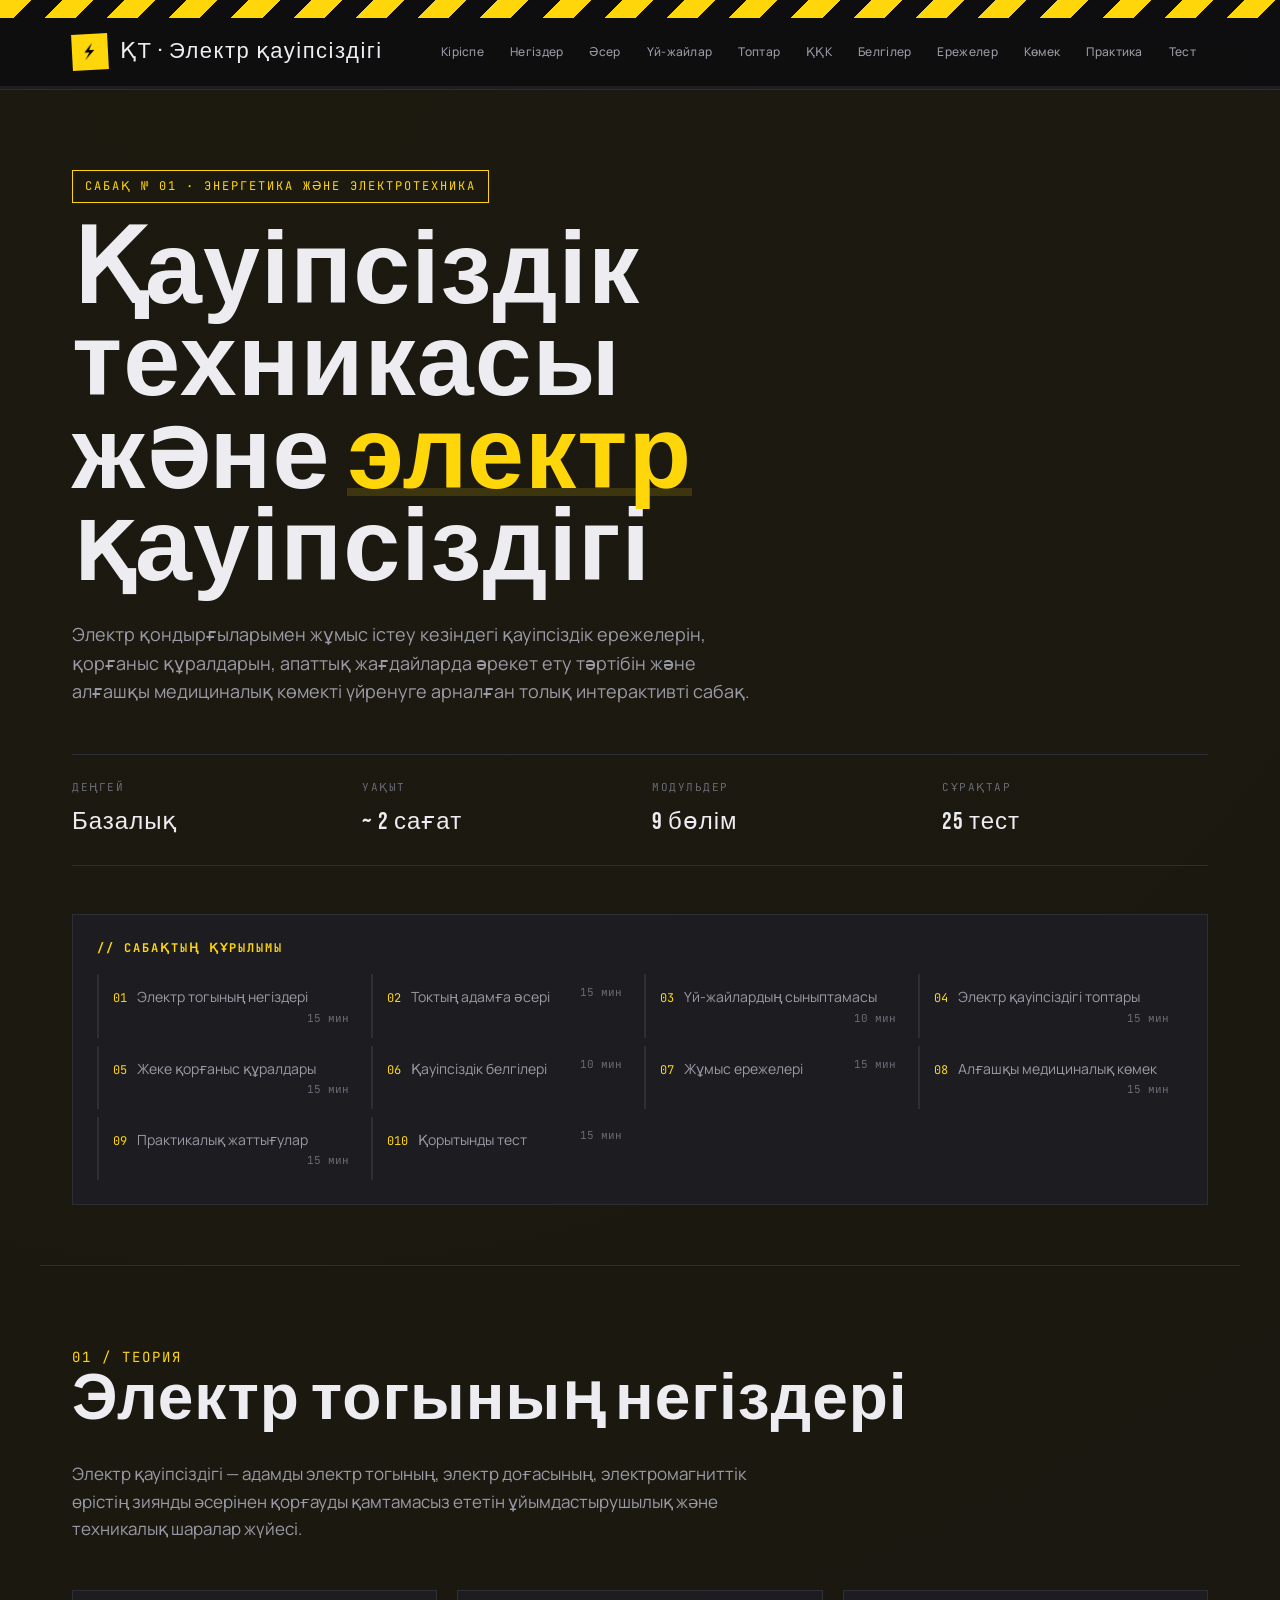
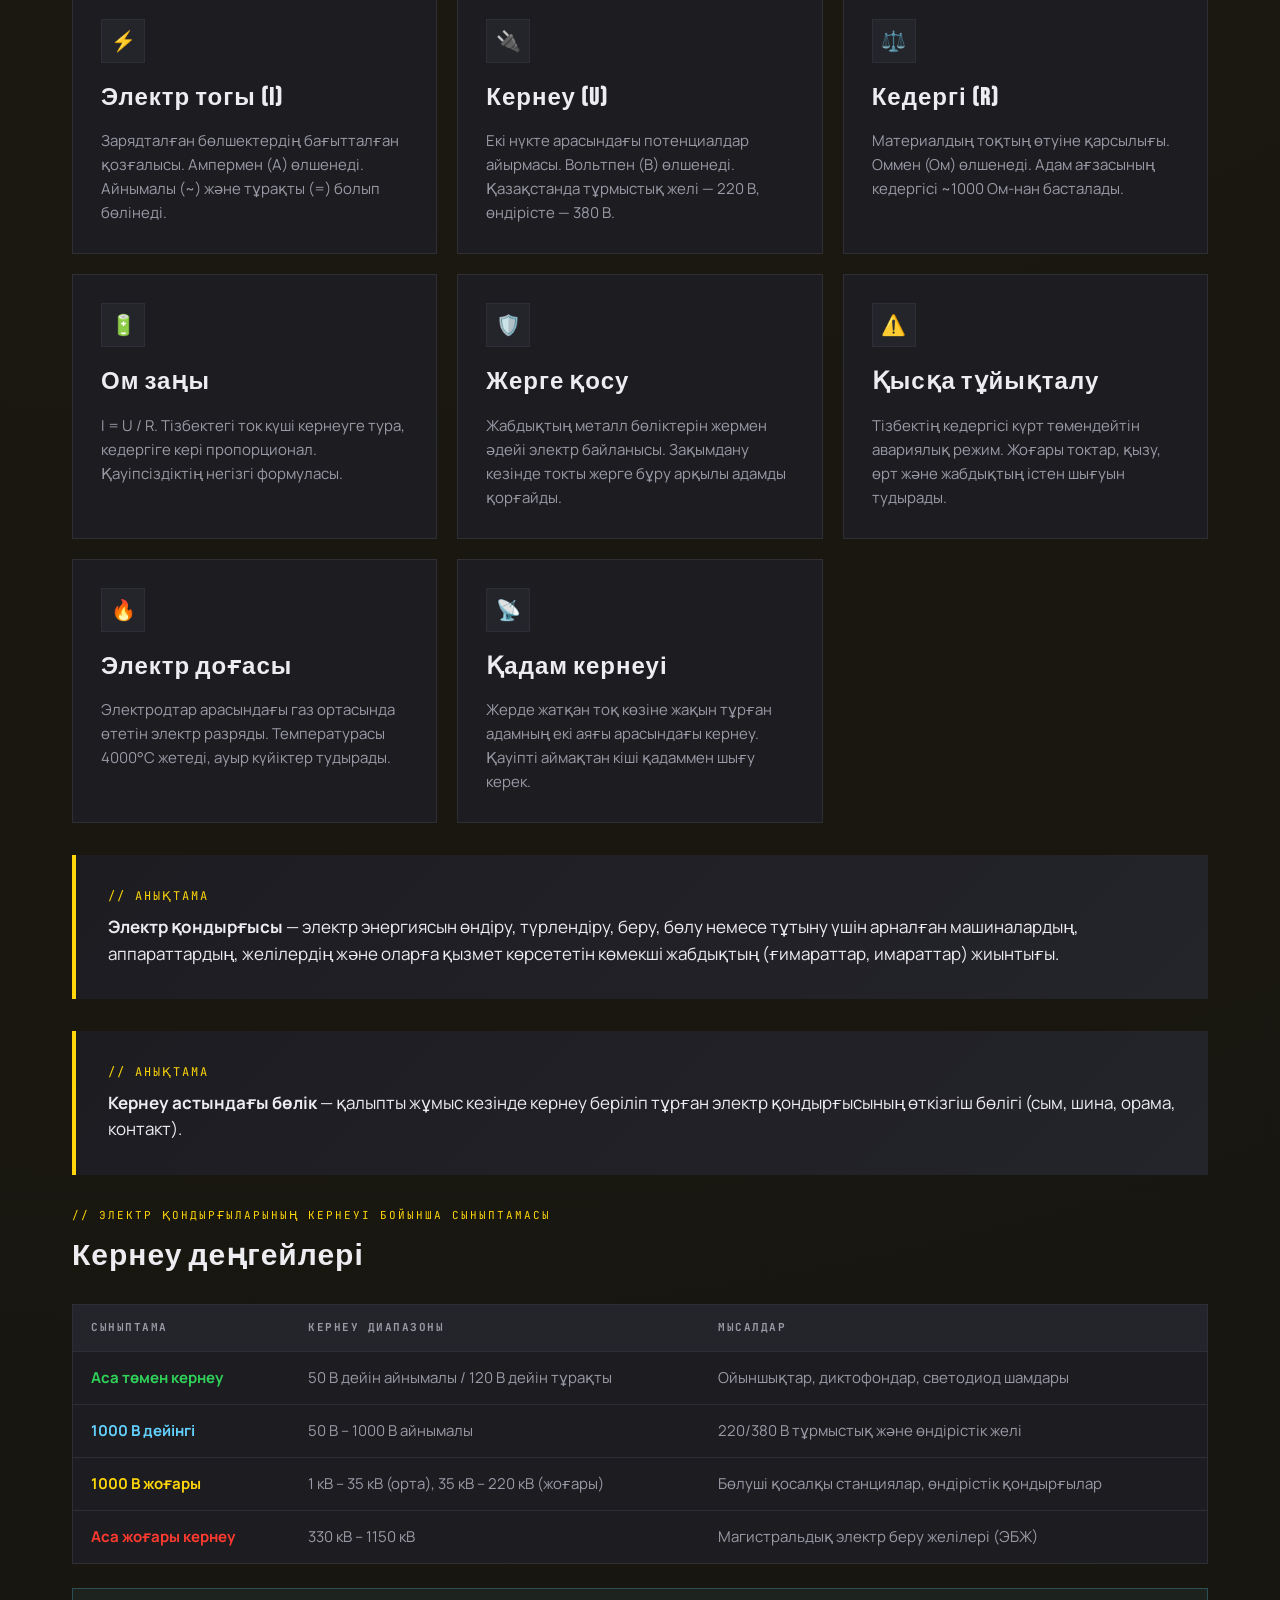
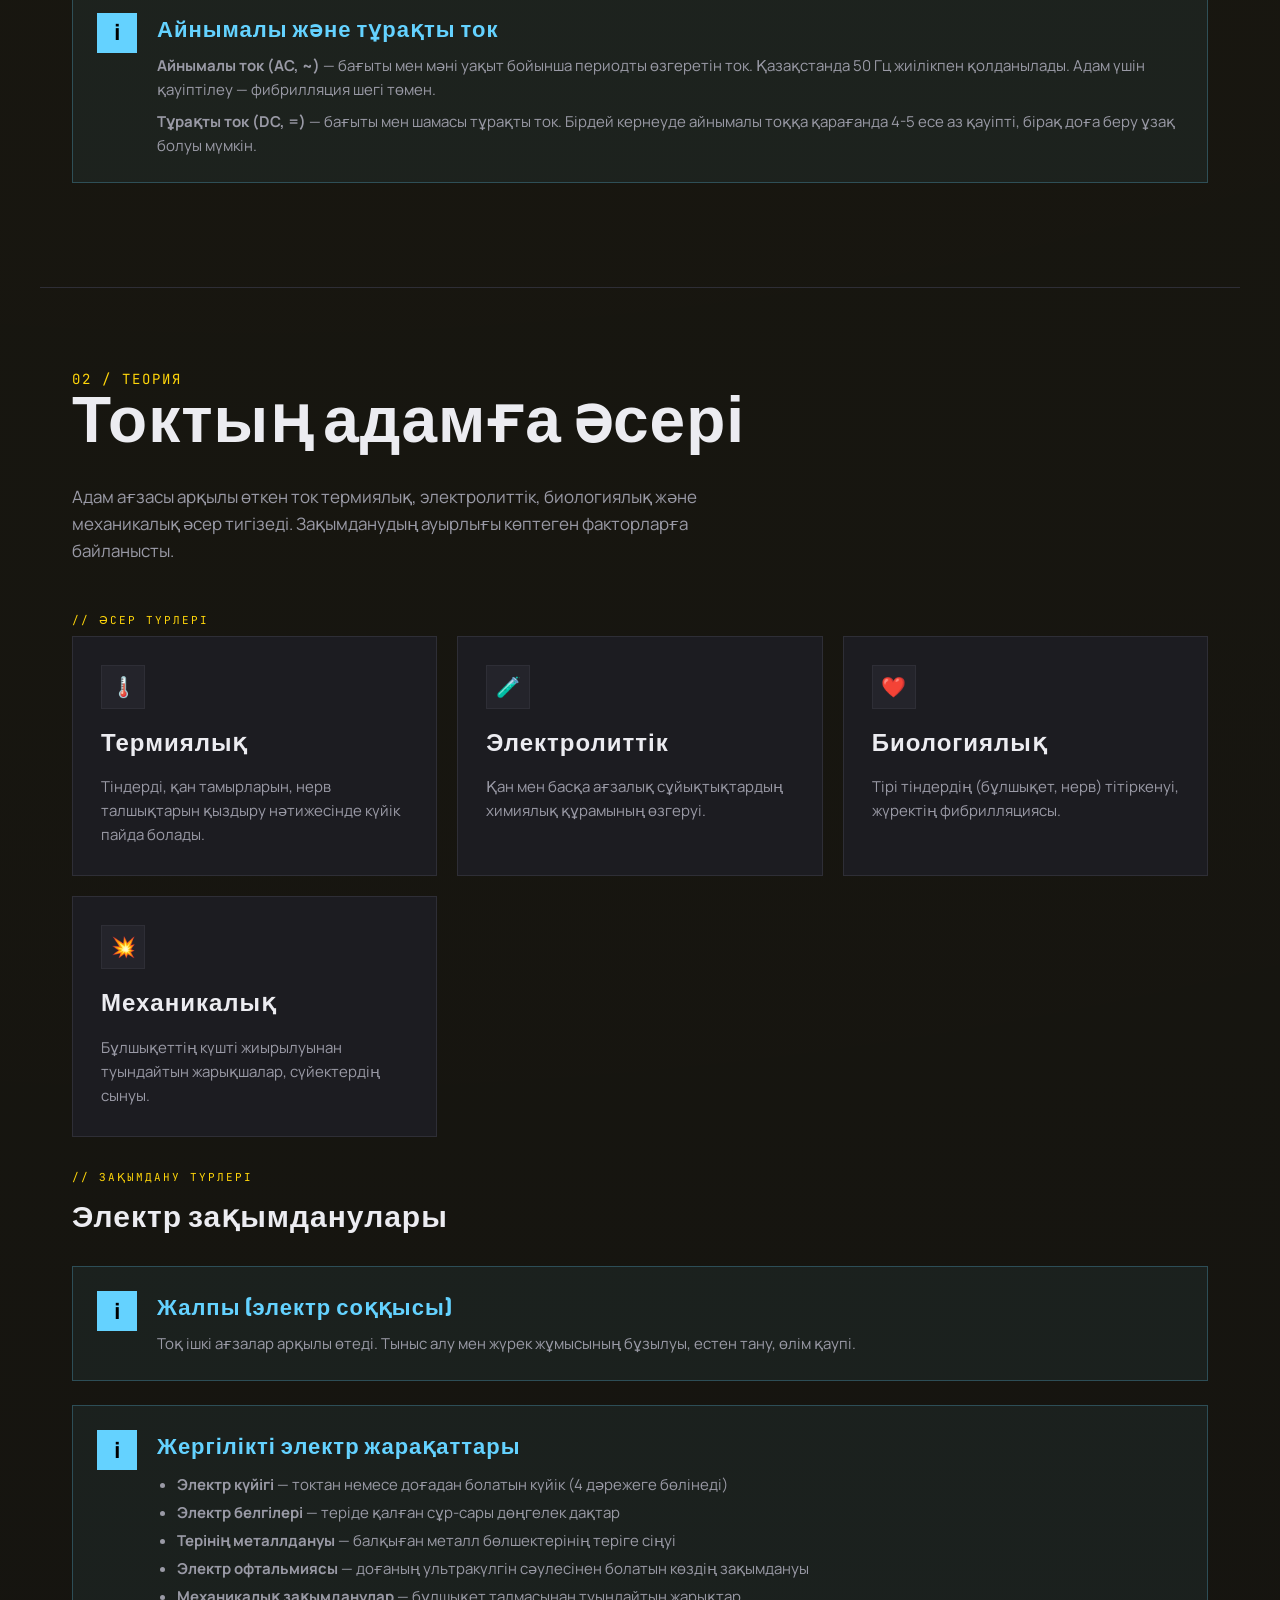
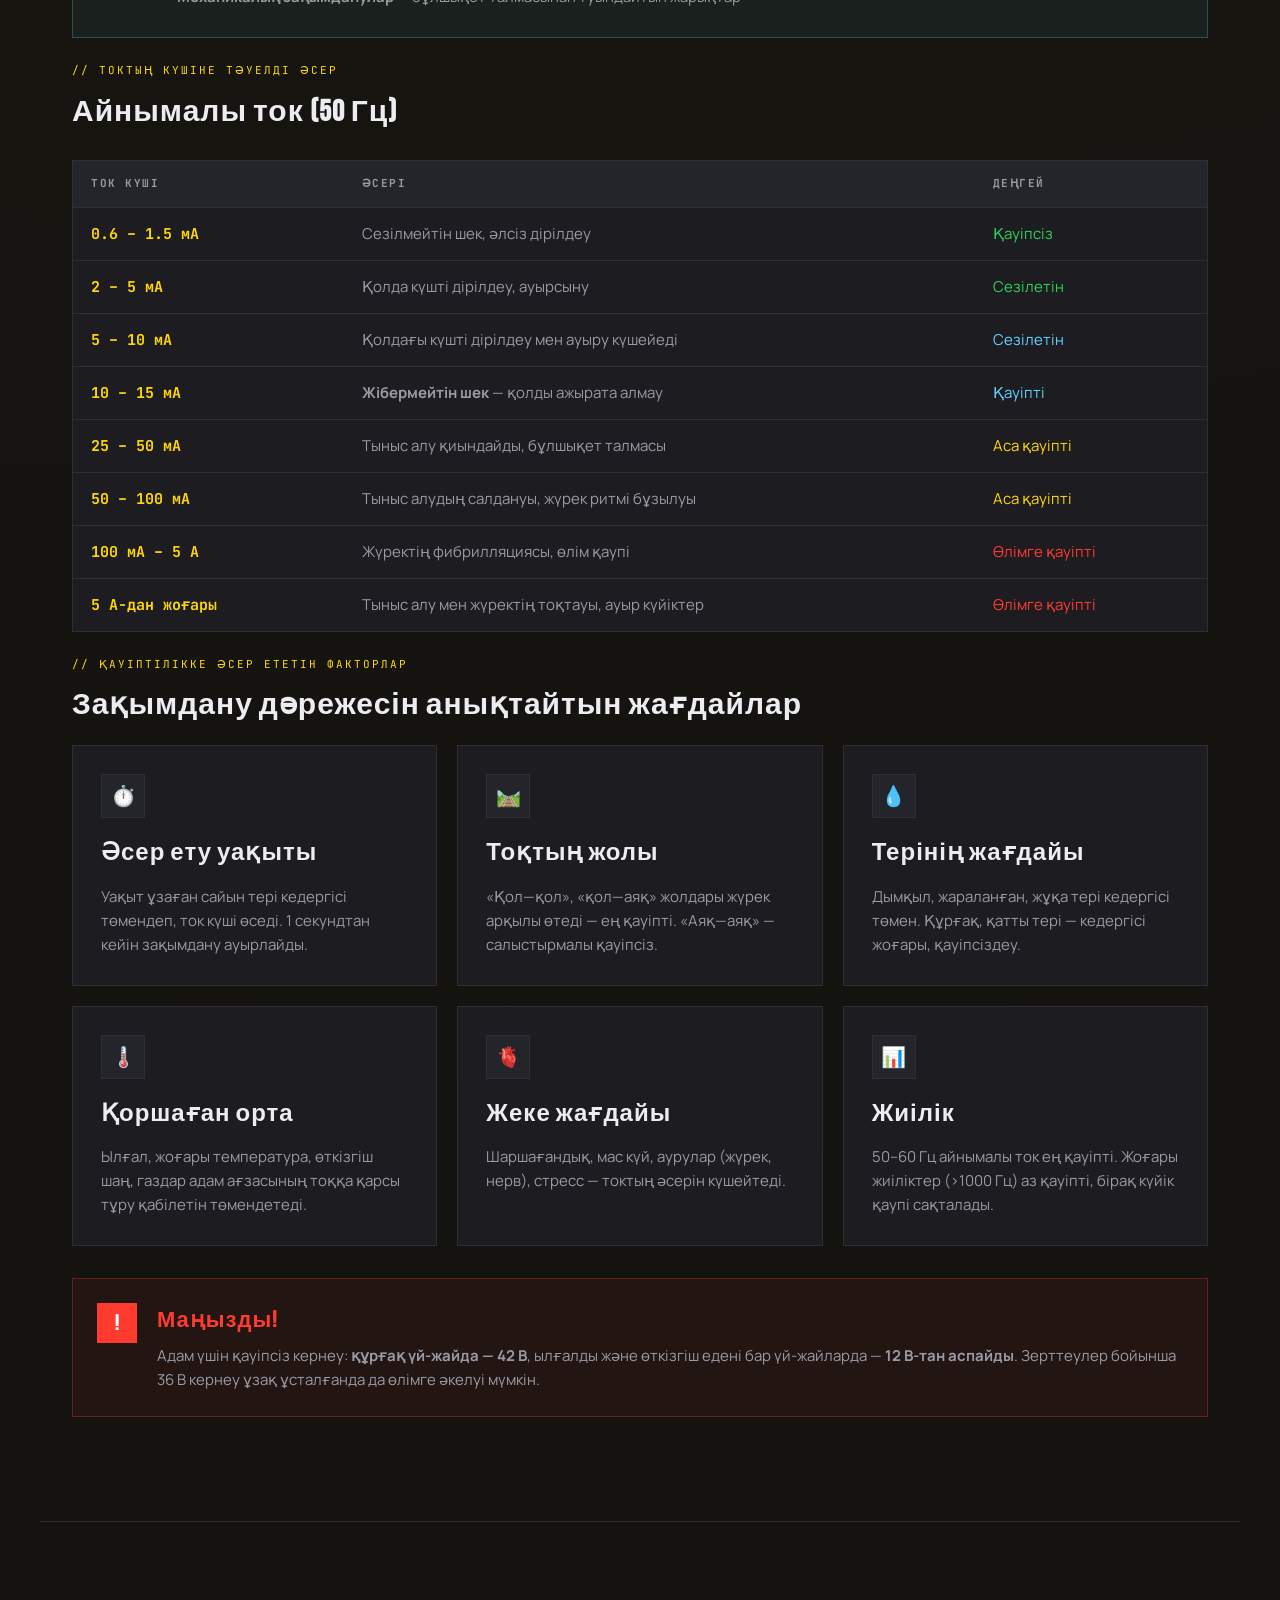
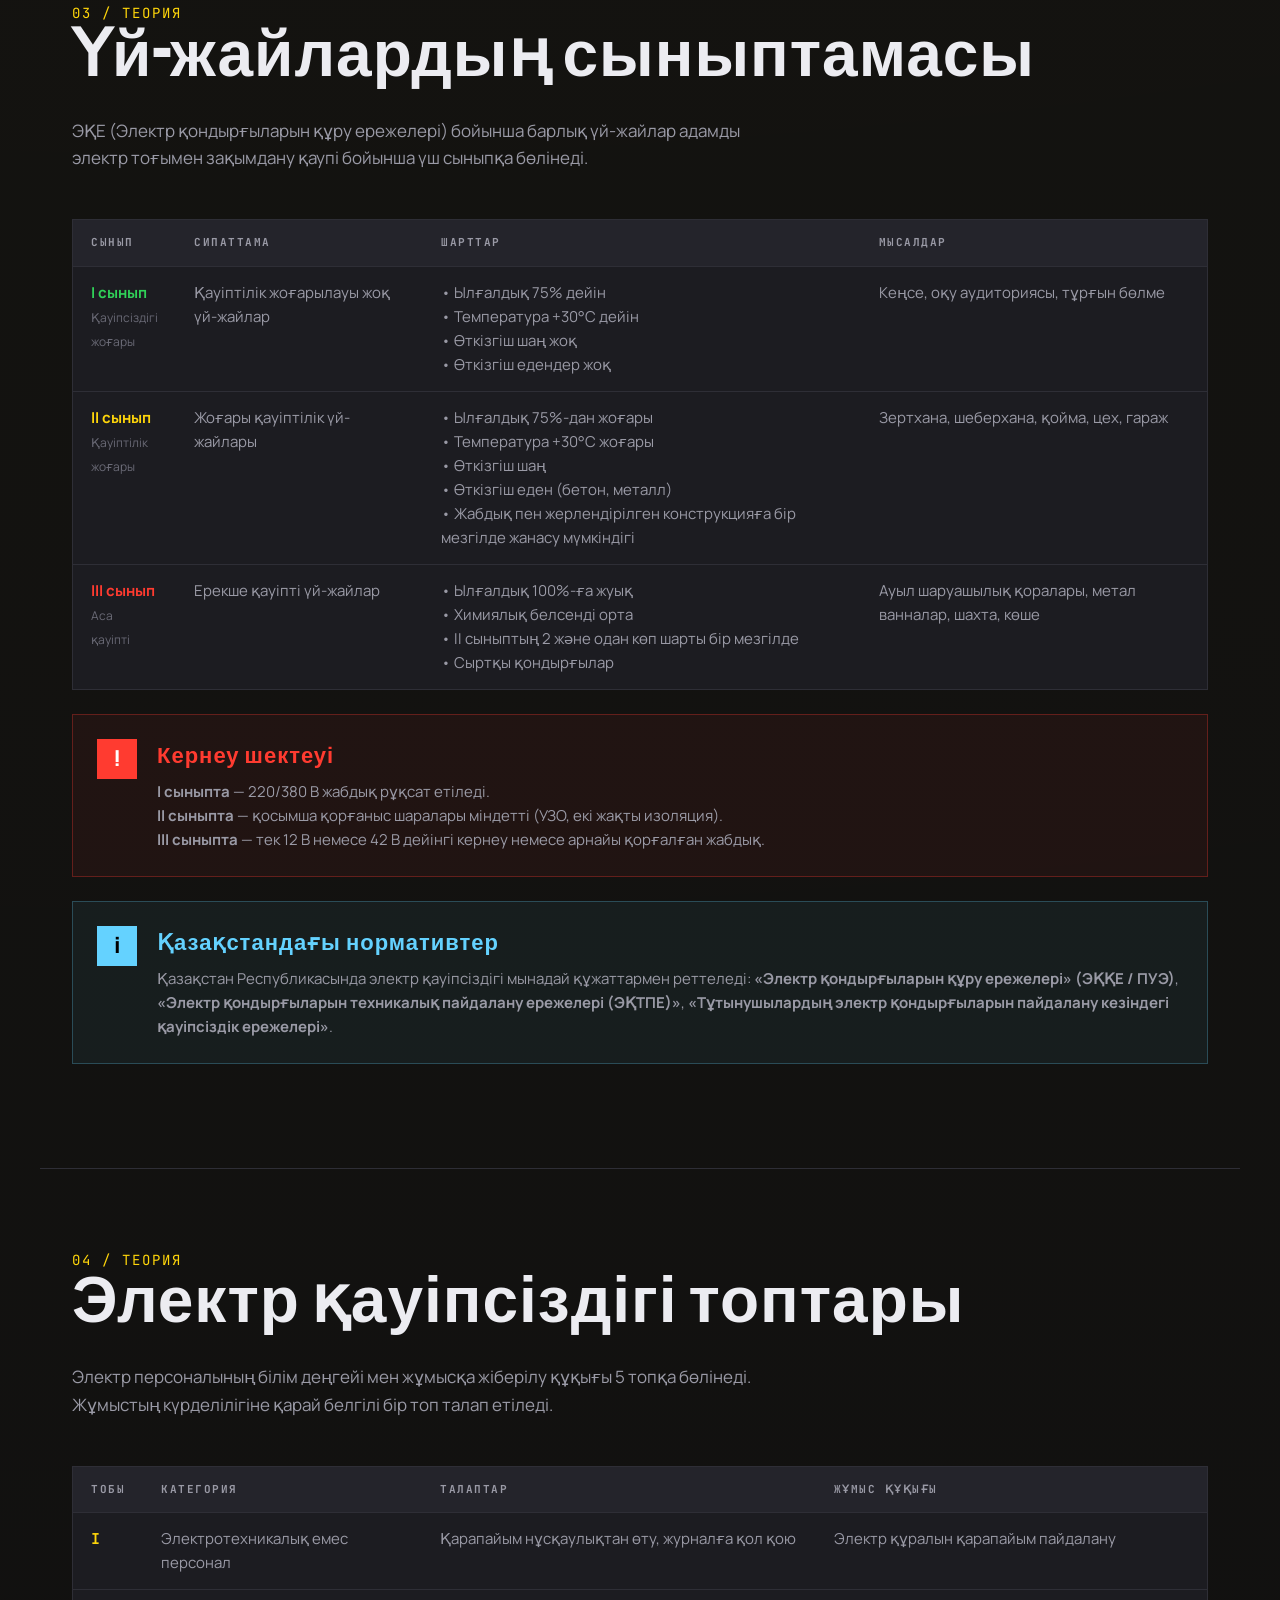
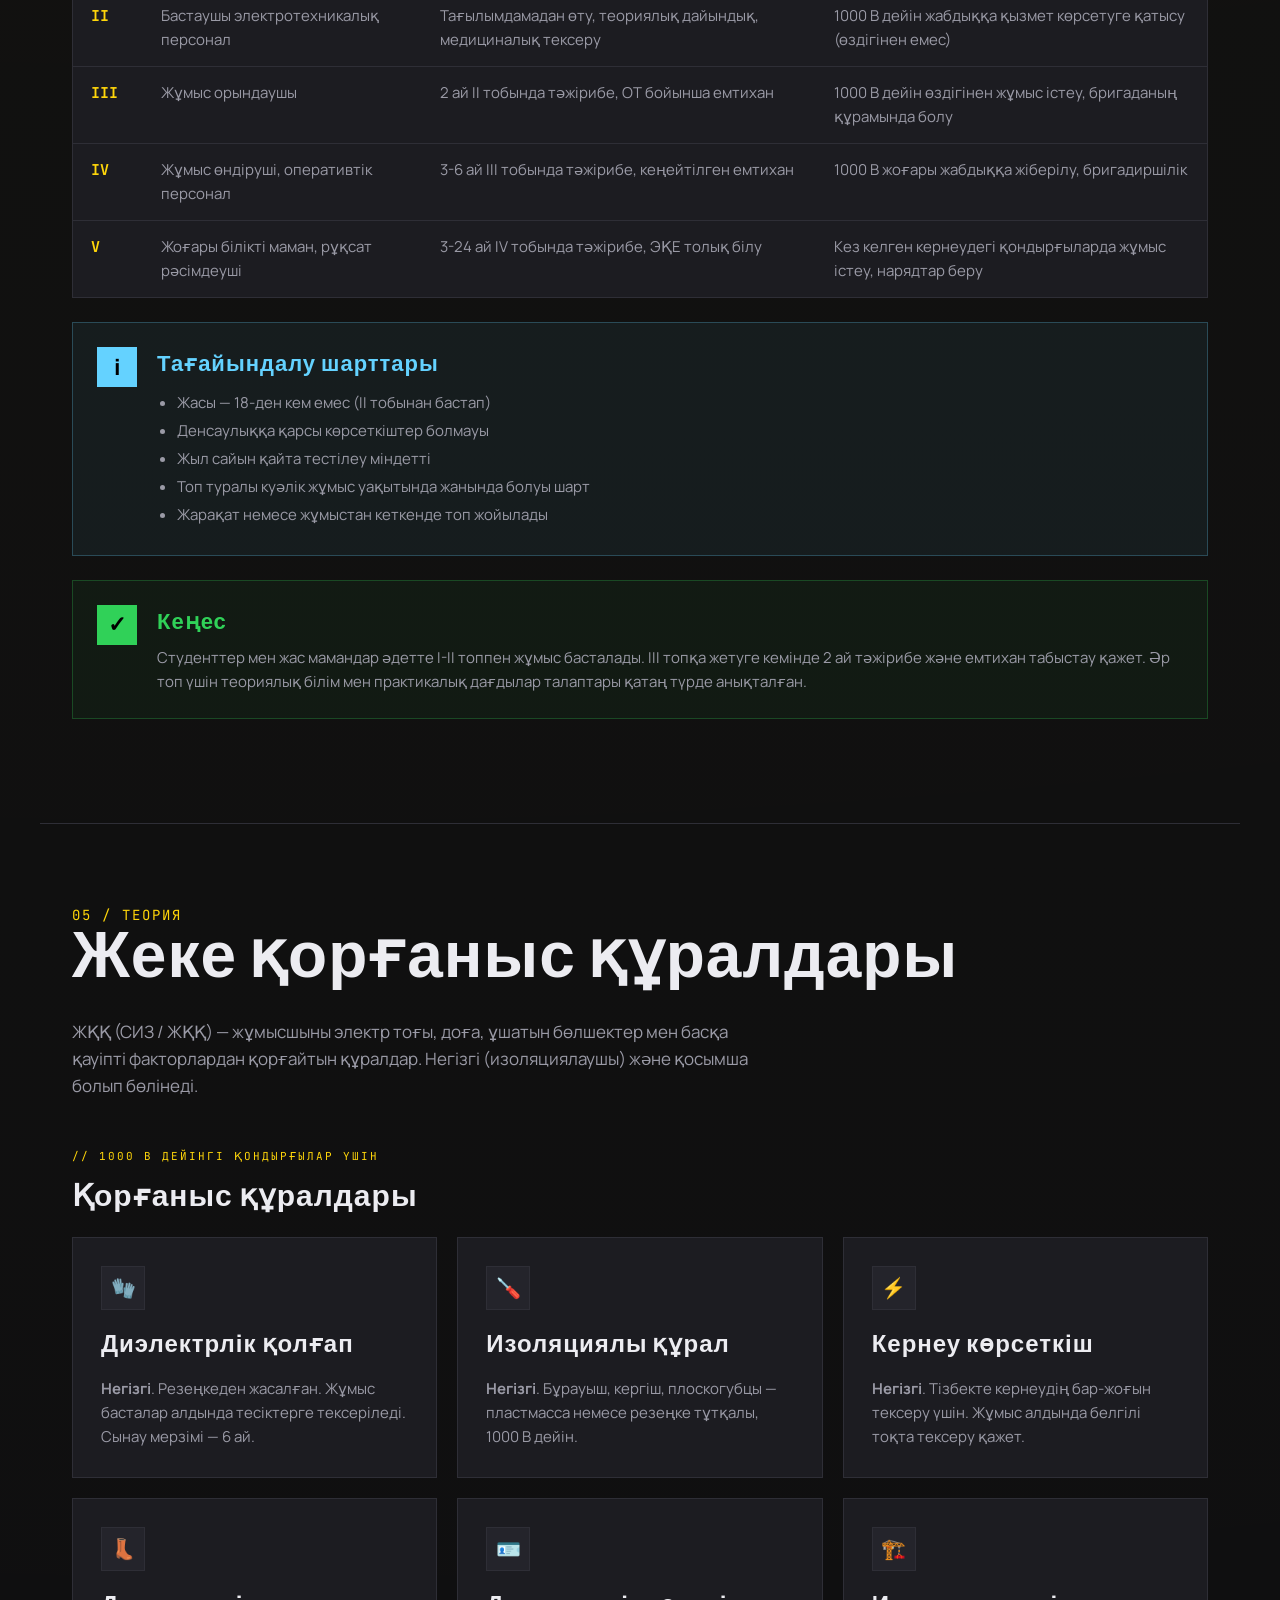
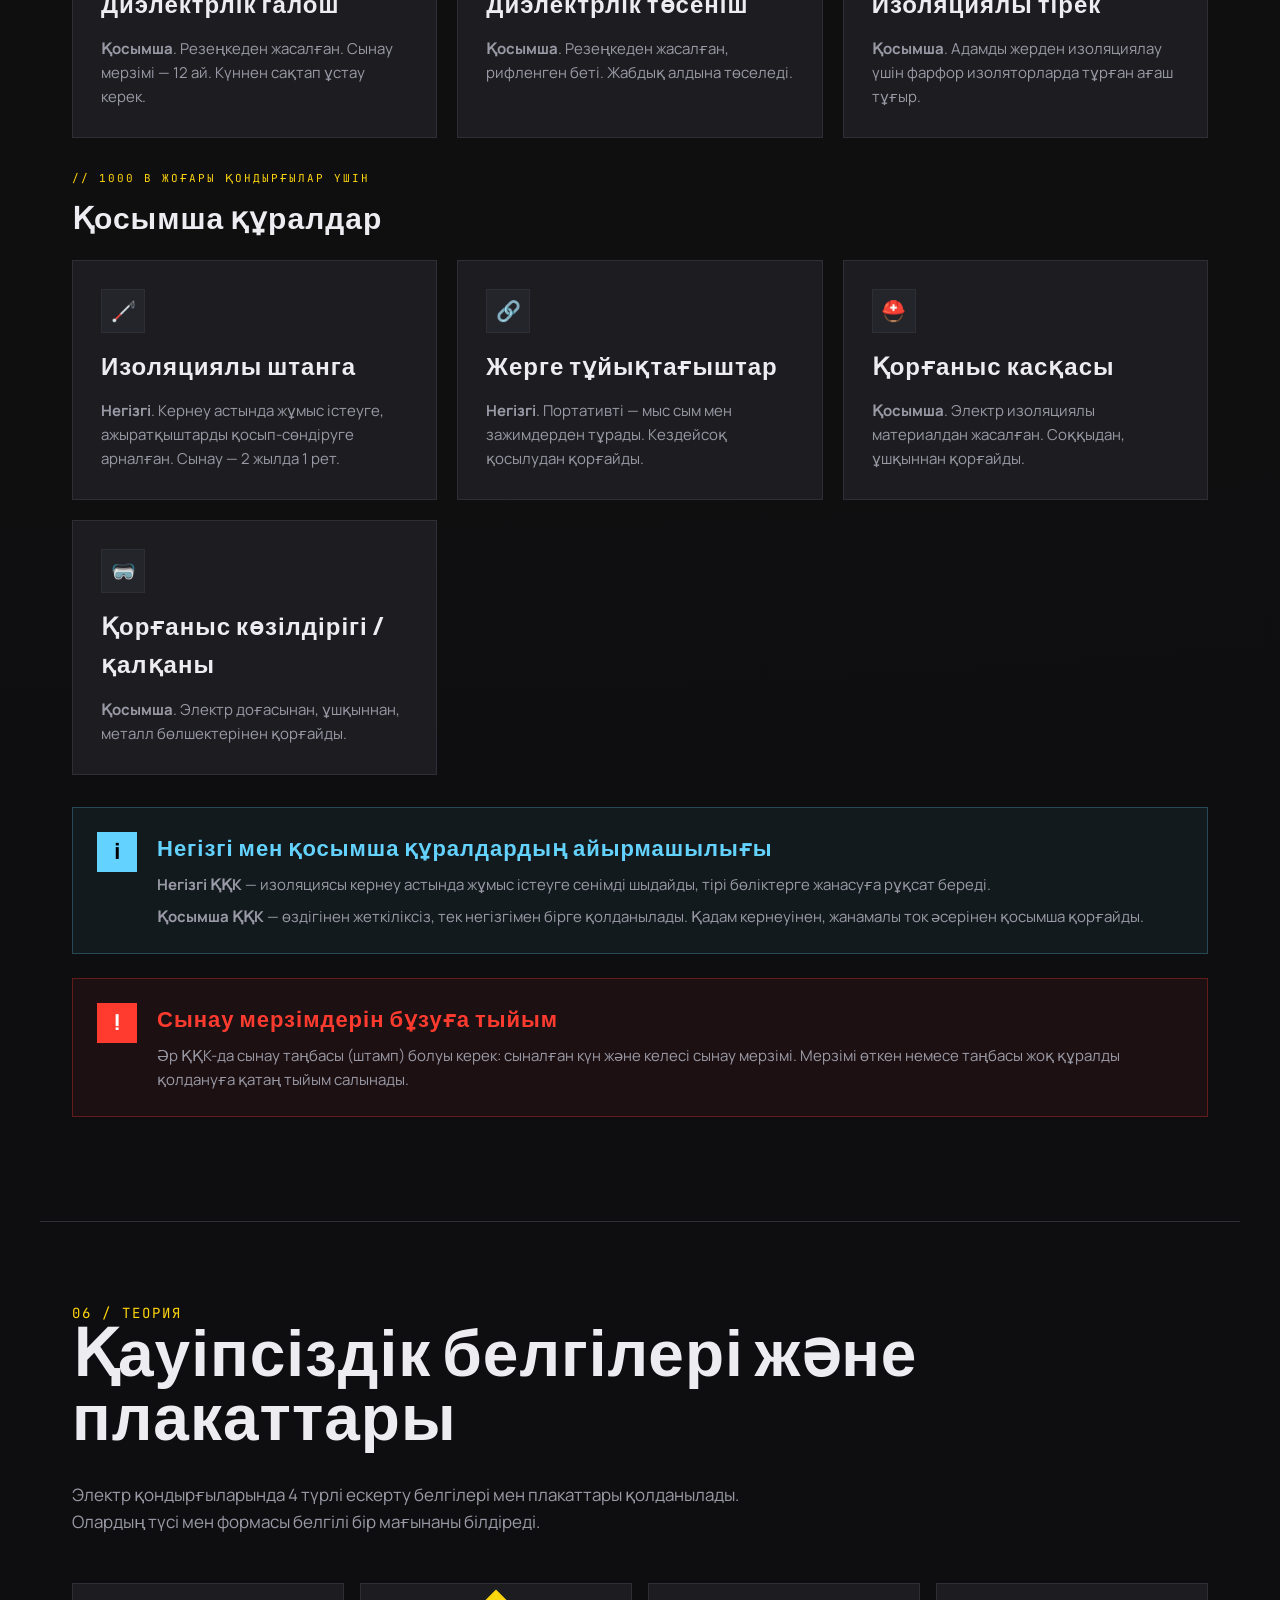
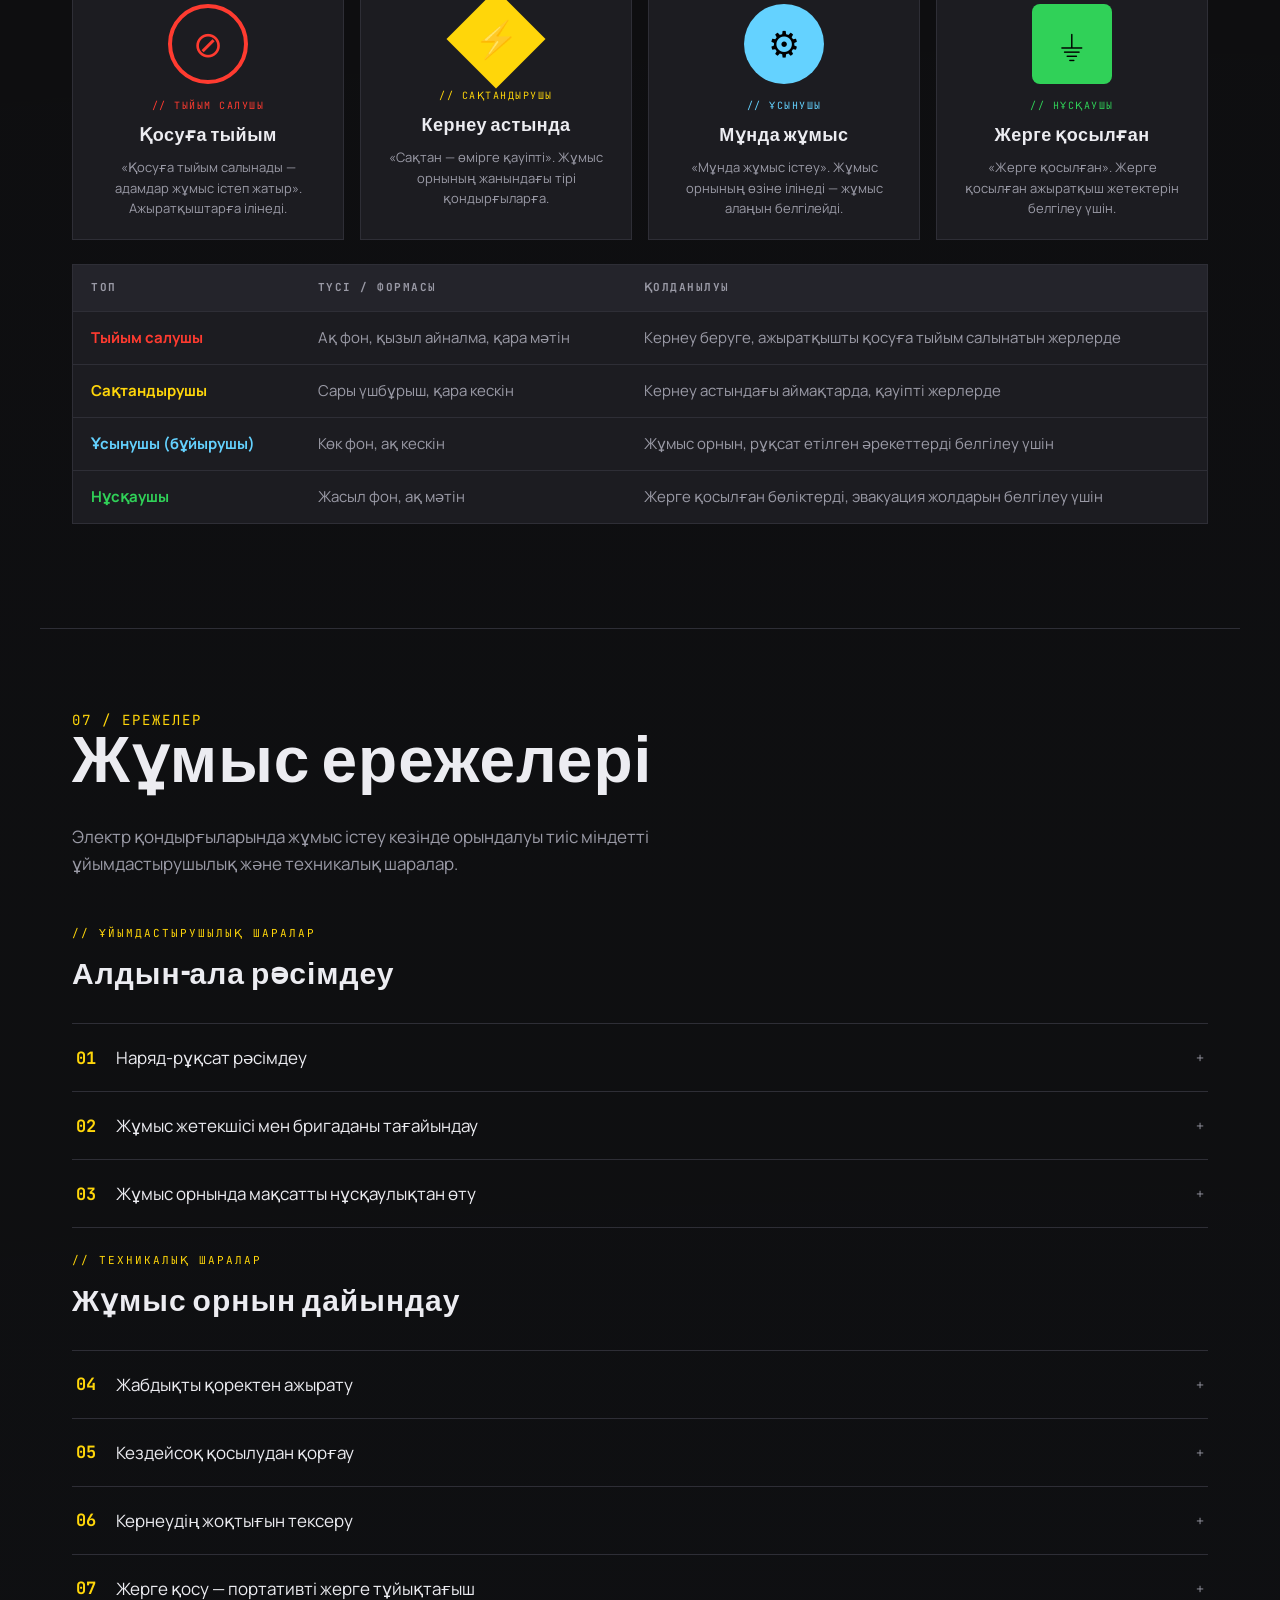
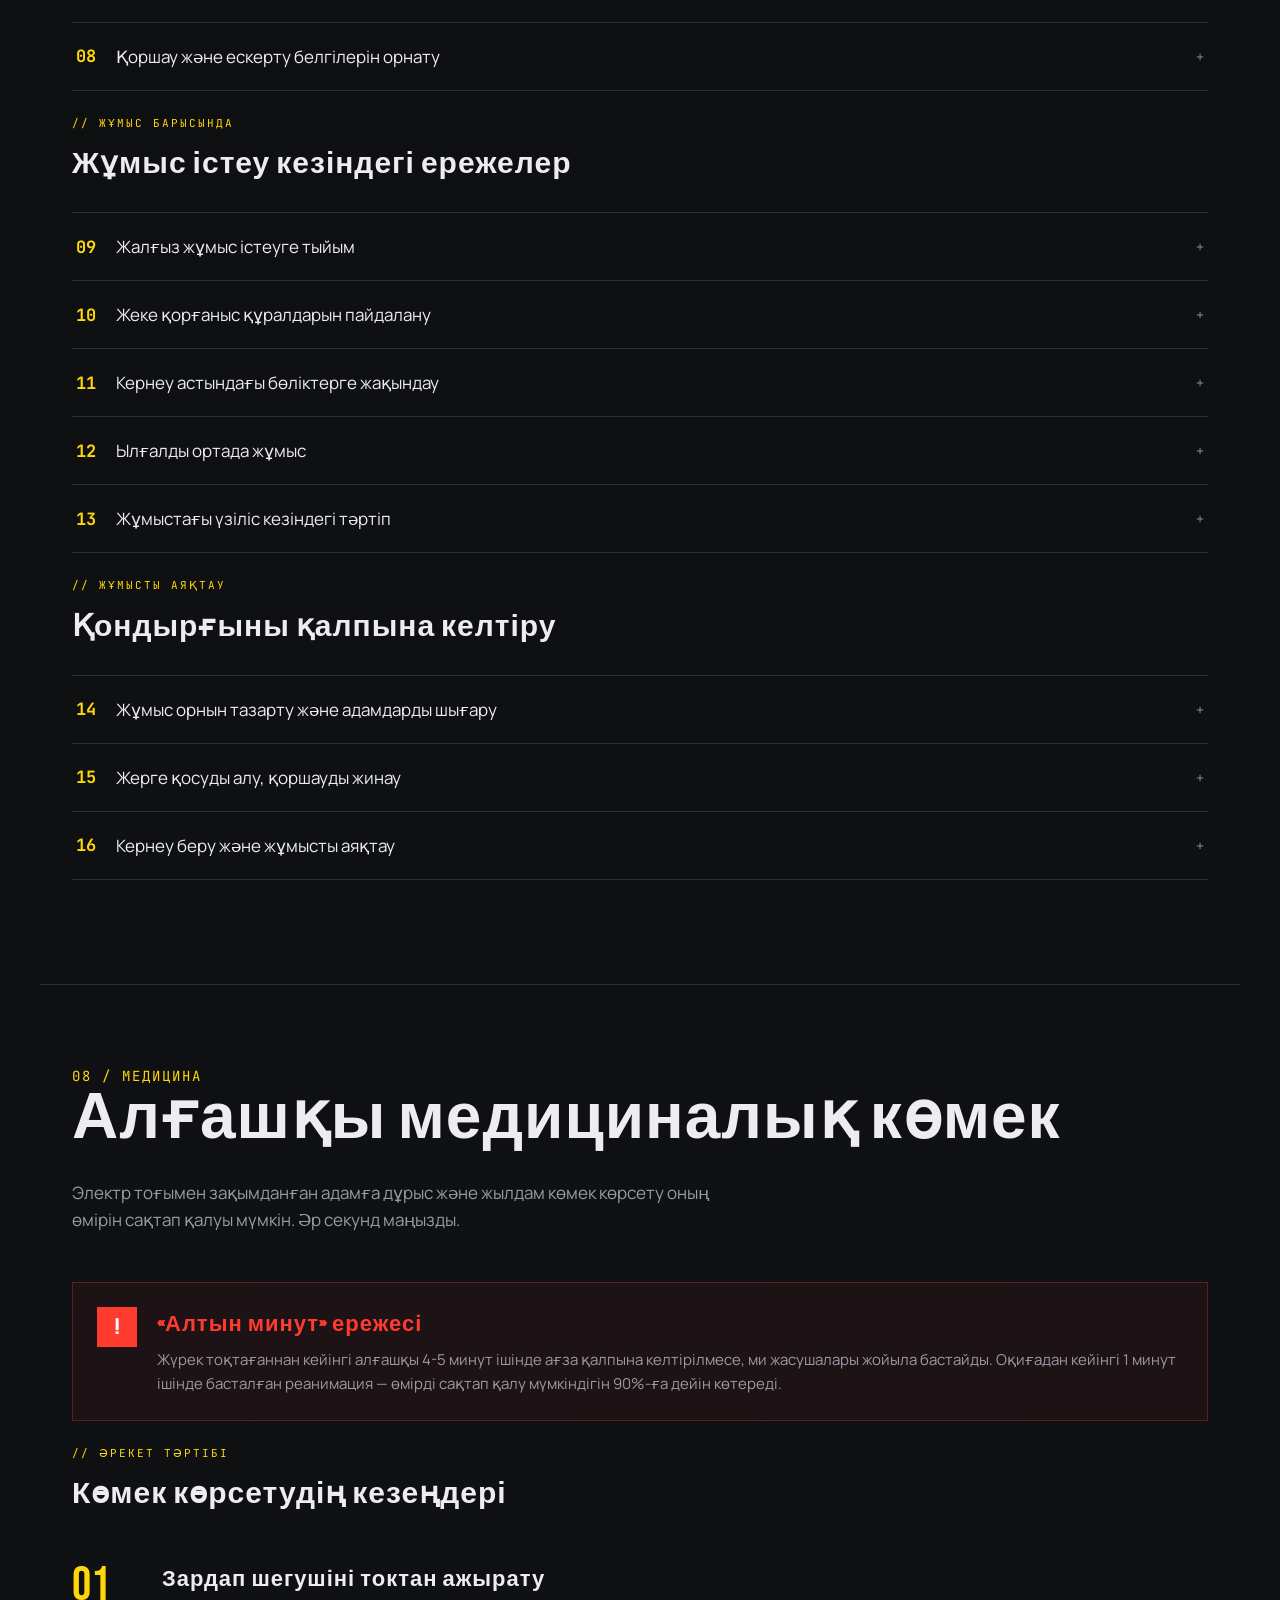
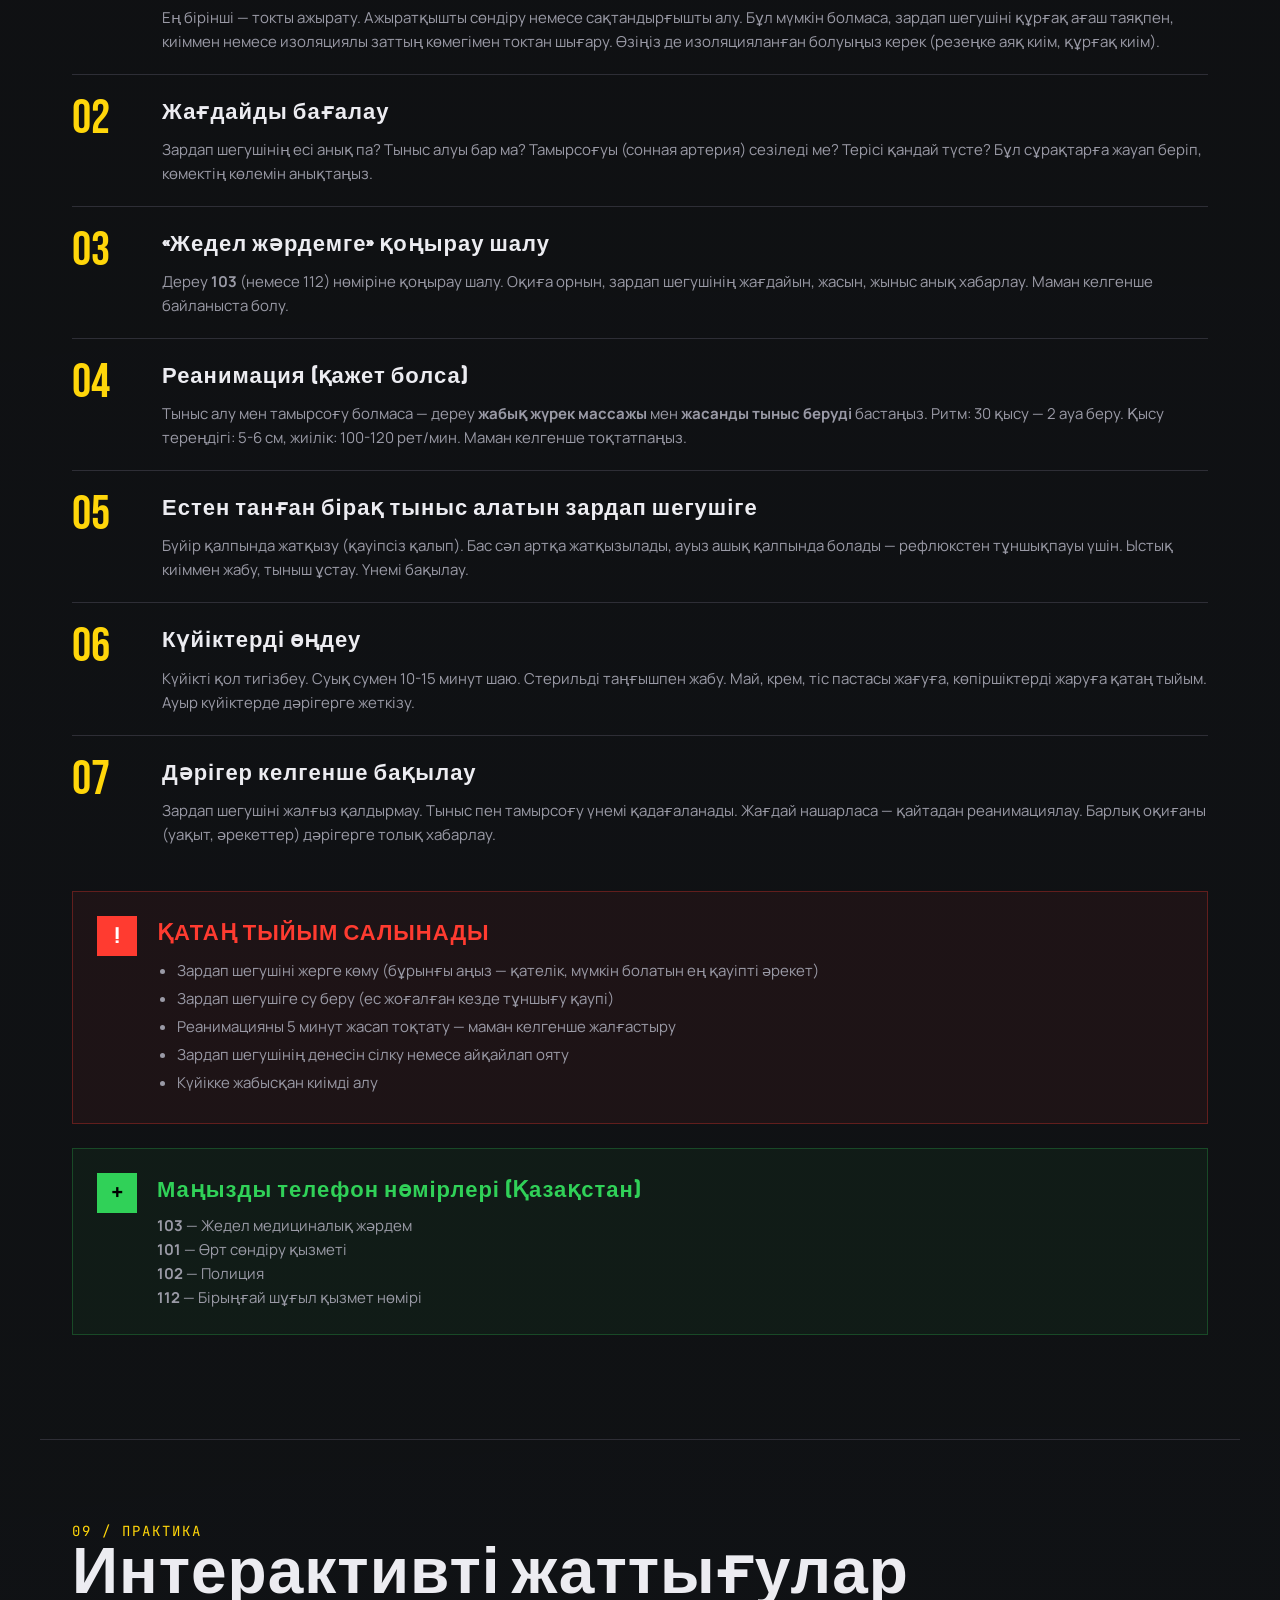
<file: index.html>
<!DOCTYPE html>
<html lang="kk">
<head>
<meta charset="UTF-8">
<meta name="viewport" content="width=device-width, initial-scale=1.0">
<title>Қауіпсіздік техникасы және электр қауіпсіздігі — Интерактивті сабақ (2 сағ)</title>
<link rel="preconnect" href="https://fonts.googleapis.com">
<link rel="preconnect" href="https://fonts.gstatic.com" crossorigin>
<link href="https://fonts.googleapis.com/css2?family=Bebas+Neue&family=JetBrains+Mono:wght@400;500;700&family=Manrope:wght@300;400;500;600;700;800&display=swap" rel="stylesheet">
<style>
  :root {
    --bg: #0e0e10;
    --bg-2: #16161a;
    --surface: #1c1c21;
    --surface-2: #24242b;
    --border: #2e2e36;
    --text: #ececf1;
    --text-dim: #9a9aa6;
    --text-mute: #6a6a76;
    --hazard: #ffd60a;
    --hazard-2: #ffb800;
    --danger: #ff3b30;
    --safe: #30d158;
    --info: #64d2ff;
    --accent: #ffd60a;
  }

  * { box-sizing: border-box; margin: 0; padding: 0; }
  html { scroll-behavior: smooth; }
  body {
    font-family: 'Manrope', sans-serif;
    background: var(--bg);
    color: var(--text);
    line-height: 1.6;
    overflow-x: hidden;
    background-image:
      radial-gradient(circle at 20% 0%, rgba(255, 214, 10, 0.06) 0%, transparent 50%),
      radial-gradient(circle at 80% 100%, rgba(100, 210, 255, 0.04) 0%, transparent 50%);
  }

  .hazard-stripe {
    height: 18px;
    background: repeating-linear-gradient(
      135deg,
      var(--hazard) 0 22px,
      #0e0e10 22px 44px
    );
  }

  /* ===== Top navigation ===== */
  .topbar {
    position: sticky;
    top: 0;
    z-index: 100;
    background: rgba(14, 14, 16, 0.92);
    backdrop-filter: blur(12px);
    border-bottom: 1px solid var(--border);
  }
  .topbar-inner {
    max-width: 1200px;
    margin: 0 auto;
    padding: 16px 32px;
    display: flex;
    align-items: center;
    justify-content: space-between;
    gap: 24px;
  }
  .logo {
    display: flex;
    align-items: center;
    gap: 12px;
    font-family: 'Bebas Neue', sans-serif;
    font-size: 22px;
    letter-spacing: 1.5px;
  }
  .logo-mark {
    width: 36px;
    height: 36px;
    background: var(--hazard);
    color: #000;
    display: grid;
    place-items: center;
    font-weight: 800;
    font-family: 'JetBrains Mono', monospace;
    font-size: 18px;
    transform: rotate(-3deg);
  }
  .nav-links {
    display: flex;
    gap: 2px;
    flex-wrap: wrap;
  }
  .nav-links a {
    color: var(--text-dim);
    text-decoration: none;
    padding: 8px 12px;
    font-size: 12px;
    font-weight: 500;
    border-radius: 6px;
    transition: all .2s;
    letter-spacing: .3px;
  }
  .nav-links a:hover { color: var(--text); background: var(--surface); }

  .progress-bar {
    height: 3px;
    background: var(--surface);
    position: relative;
    overflow: hidden;
  }
  .progress-fill {
    height: 100%;
    width: 0%;
    background: linear-gradient(90deg, var(--hazard), var(--hazard-2));
    transition: width .3s;
  }

  /* ===== Hero ===== */
  .hero {
    max-width: 1200px;
    margin: 0 auto;
    padding: 80px 32px 60px;
    position: relative;
  }
  .hero-tag {
    display: inline-block;
    font-family: 'JetBrains Mono', monospace;
    font-size: 12px;
    color: var(--hazard);
    letter-spacing: 2px;
    margin-bottom: 24px;
    padding: 6px 12px;
    border: 1px solid var(--hazard);
  }
  .hero h1 {
    font-family: 'Bebas Neue', sans-serif;
    font-size: clamp(48px, 8vw, 110px);
    line-height: .9;
    letter-spacing: 1px;
    margin-bottom: 24px;
  }
  .hero h1 .accent {
    color: var(--hazard);
    display: inline-block;
    position: relative;
  }
  .hero h1 .accent::after {
    content: '';
    position: absolute;
    bottom: 8px; left: 0; right: 0;
    height: 8px;
    background: var(--hazard);
    opacity: .15;
    z-index: -1;
  }
  .hero-sub {
    font-size: 18px;
    color: var(--text-dim);
    max-width: 680px;
    margin-bottom: 48px;
  }
  .hero-meta {
    display: grid;
    grid-template-columns: repeat(auto-fit, minmax(180px, 1fr));
    gap: 24px;
    padding: 24px 0;
    border-top: 1px solid var(--border);
    border-bottom: 1px solid var(--border);
  }
  .meta-item .label {
    font-family: 'JetBrains Mono', monospace;
    font-size: 11px;
    color: var(--text-mute);
    letter-spacing: 1.5px;
    margin-bottom: 6px;
    text-transform: uppercase;
  }
  .meta-item .value {
    font-family: 'Bebas Neue', sans-serif;
    font-size: 24px;
    color: var(--text);
    letter-spacing: 1px;
  }

  .hero-toc {
    margin-top: 48px;
    padding: 24px;
    background: var(--surface);
    border: 1px solid var(--border);
  }
  .hero-toc h3 {
    font-family: 'JetBrains Mono', monospace;
    font-size: 12px;
    color: var(--hazard);
    letter-spacing: 2px;
    margin-bottom: 16px;
  }
  .hero-toc ol {
    list-style: none;
    counter-reset: toc;
    display: grid;
    grid-template-columns: repeat(auto-fit, minmax(260px, 1fr));
    gap: 8px;
  }
  .hero-toc li {
    counter-increment: toc;
    padding: 10px 14px;
    border-left: 2px solid var(--border);
    transition: all .2s;
  }
  .hero-toc li:hover { border-color: var(--hazard); background: var(--surface-2); }
  .hero-toc li::before {
    content: '0' counter(toc);
    font-family: 'JetBrains Mono', monospace;
    color: var(--hazard);
    margin-right: 10px;
    font-size: 12px;
  }
  .hero-toc a { color: var(--text-dim); text-decoration: none; font-size: 14px; }
  .hero-toc li:hover a { color: var(--text); }
  .hero-toc .duration {
    color: var(--text-mute);
    font-family: 'JetBrains Mono', monospace;
    font-size: 11px;
    float: right;
  }

  /* ===== Section base ===== */
  section.module {
    max-width: 1200px;
    margin: 0 auto;
    padding: 80px 32px;
    border-top: 1px solid var(--border);
  }
  .module-header {
    display: flex;
    align-items: baseline;
    gap: 20px;
    margin-bottom: 48px;
    flex-wrap: wrap;
  }
  .module-num {
    font-family: 'JetBrains Mono', monospace;
    color: var(--hazard);
    font-size: 14px;
    letter-spacing: 2px;
  }
  .module-title {
    font-family: 'Bebas Neue', sans-serif;
    font-size: clamp(36px, 5vw, 64px);
    letter-spacing: 1px;
    line-height: 1;
  }
  .module-intro {
    color: var(--text-dim);
    max-width: 680px;
    font-size: 17px;
    margin-top: 8px;
  }

  .sub-h {
    font-family: 'Bebas Neue', sans-serif;
    font-size: 30px;
    letter-spacing: 1px;
    margin: 40px 0 16px;
  }
  .sub-h-tag {
    font-family: 'JetBrains Mono', monospace;
    font-size: 11px;
    color: var(--hazard);
    letter-spacing: 2px;
    margin-bottom: 6px;
    display: block;
  }

  /* ===== Theory cards ===== */
  .theory-grid {
    display: grid;
    grid-template-columns: repeat(auto-fit, minmax(270px, 1fr));
    gap: 20px;
    margin-bottom: 32px;
  }
  .theory-card {
    background: var(--surface);
    border: 1px solid var(--border);
    padding: 28px;
    transition: all .3s;
    position: relative;
    overflow: hidden;
  }
  .theory-card::before {
    content: '';
    position: absolute;
    top: 0; left: 0;
    width: 4px; height: 100%;
    background: var(--hazard);
    transform: scaleY(0);
    transform-origin: top;
    transition: transform .3s;
  }
  .theory-card:hover { border-color: var(--hazard); transform: translateY(-2px); }
  .theory-card:hover::before { transform: scaleY(1); }
  .card-icon {
    width: 44px; height: 44px;
    display: grid;
    place-items: center;
    background: var(--surface-2);
    border: 1px solid var(--border);
    margin-bottom: 16px;
    font-size: 20px;
  }
  .theory-card h3 {
    font-family: 'Bebas Neue', sans-serif;
    font-size: 24px;
    letter-spacing: 1px;
    margin-bottom: 12px;
  }
  .theory-card p {
    color: var(--text-dim);
    font-size: 15px;
  }

  .definition {
    background: linear-gradient(135deg, var(--surface), var(--surface-2));
    border-left: 4px solid var(--hazard);
    padding: 32px;
    margin: 32px 0;
  }
  .definition .term {
    font-family: 'JetBrains Mono', monospace;
    color: var(--hazard);
    font-size: 12px;
    letter-spacing: 2px;
    margin-bottom: 8px;
  }
  .definition .meaning {
    font-size: 17px;
    line-height: 1.55;
  }

  /* Tables */
  .voltage-table, .data-table {
    width: 100%;
    border-collapse: collapse;
    margin: 24px 0;
    font-size: 15px;
    background: var(--surface);
    border: 1px solid var(--border);
  }
  .voltage-table th, .data-table th {
    background: var(--surface-2);
    padding: 14px 18px;
    text-align: left;
    font-family: 'JetBrains Mono', monospace;
    font-size: 11px;
    letter-spacing: 1.5px;
    color: var(--text-dim);
    text-transform: uppercase;
    border-bottom: 1px solid var(--border);
  }
  .voltage-table td, .data-table td {
    padding: 14px 18px;
    border-bottom: 1px solid var(--border);
    color: var(--text-dim);
    vertical-align: top;
  }
  .voltage-table tr:last-child td, .data-table tr:last-child td { border-bottom: none; }
  .voltage-table .current {
    font-family: 'JetBrains Mono', monospace;
    color: var(--hazard);
    font-weight: 700;
  }
  .voltage-table .level-1 { color: var(--safe); }
  .voltage-table .level-2 { color: var(--info); }
  .voltage-table .level-3 { color: var(--hazard); }
  .voltage-table .level-4 { color: var(--danger); }
  .data-table .grp {
    font-family: 'JetBrains Mono', monospace;
    color: var(--hazard);
    font-weight: 700;
  }

  /* Boxes */
  .warning-box, .info-box, .tip-box {
    display: flex;
    gap: 20px;
    padding: 24px;
    margin: 24px 0;
    align-items: flex-start;
    border-radius: 0;
  }
  .warning-box {
    background: rgba(255, 59, 48, 0.06);
    border: 1px solid rgba(255, 59, 48, 0.3);
  }
  .info-box {
    background: rgba(100, 210, 255, 0.06);
    border: 1px solid rgba(100, 210, 255, 0.25);
  }
  .tip-box {
    background: rgba(48, 209, 88, 0.05);
    border: 1px solid rgba(48, 209, 88, 0.25);
  }
  .warning-icon, .info-icon, .tip-icon {
    flex-shrink: 0;
    width: 40px; height: 40px;
    display: grid;
    place-items: center;
    font-size: 22px;
    font-weight: 800;
  }
  .warning-icon { background: var(--danger); color: #fff; }
  .info-icon { background: var(--info); color: #000; }
  .tip-icon { background: var(--safe); color: #000; }
  .warning-box h4, .info-box h4, .tip-box h4 {
    font-family: 'Bebas Neue', sans-serif;
    font-size: 22px;
    letter-spacing: 1px;
    margin-bottom: 6px;
  }
  .warning-box h4 { color: var(--danger); }
  .info-box h4 { color: var(--info); }
  .tip-box h4 { color: var(--safe); }
  .warning-box p, .info-box p, .tip-box p,
  .warning-box ul, .info-box ul, .tip-box ul { color: var(--text-dim); font-size: 15px; }
  .warning-box ul, .info-box ul, .tip-box ul { padding-left: 20px; margin-top: 8px; }
  .warning-box li, .info-box li, .tip-box li { margin-bottom: 4px; }

  /* Accordion */
  .accordion { margin: 24px 0; }
  .acc-item { border-bottom: 1px solid var(--border); }
  .acc-item:first-child { border-top: 1px solid var(--border); }
  .acc-head {
    width: 100%;
    background: none;
    border: none;
    color: var(--text);
    padding: 22px 4px;
    display: flex;
    align-items: center;
    gap: 20px;
    cursor: pointer;
    font-family: inherit;
    font-size: 17px;
    text-align: left;
    transition: padding .2s;
  }
  .acc-head:hover { padding-left: 12px; }
  .acc-num {
    font-family: 'JetBrains Mono', monospace;
    color: var(--hazard);
    font-weight: 700;
    flex-shrink: 0;
  }
  .acc-head .arrow {
    margin-left: auto;
    transition: transform .3s;
    color: var(--text-dim);
    font-size: 14px;
  }
  .acc-item.open .acc-head .arrow { transform: rotate(45deg); color: var(--hazard); }
  .acc-body {
    max-height: 0;
    overflow: hidden;
    transition: max-height .4s ease;
    color: var(--text-dim);
    font-size: 15px;
    padding-left: 40px;
  }
  .acc-item.open .acc-body { max-height: 800px; }
  .acc-body-inner { padding: 0 0 22px 0; }
  .acc-body-inner ul { padding-left: 18px; margin-top: 8px; }
  .acc-body-inner li { margin-bottom: 4px; }

  /* ===== Practice ===== */
  .practice-area {
    background: var(--surface);
    border: 1px solid var(--border);
    padding: 32px;
    margin-bottom: 24px;
  }
  .practice-area h3 {
    font-family: 'Bebas Neue', sans-serif;
    font-size: 26px;
    letter-spacing: 1px;
    margin-bottom: 8px;
  }
  .practice-desc {
    color: var(--text-dim);
    margin-bottom: 24px;
    font-size: 15px;
  }
  .scene {
    background: #0a0a0c;
    border: 1px dashed var(--border);
    padding: 28px;
    min-height: 180px;
    margin-bottom: 16px;
    position: relative;
    border-radius: 4px;
  }
  .scene-status {
    font-family: 'JetBrains Mono', monospace;
    font-size: 12px;
    color: var(--text-mute);
    letter-spacing: 1.5px;
    margin-bottom: 14px;
  }
  .scene-status.danger { color: var(--danger); }
  .scene-status.safe { color: var(--safe); }

  .switch-demo {
    display: flex;
    align-items: center;
    gap: 32px;
    flex-wrap: wrap;
  }
  .lamp {
    width: 90px; height: 90px;
    border-radius: 50%;
    background: radial-gradient(circle at 30% 30%, #2a2a32, #15151a);
    border: 2px solid var(--border);
    transition: all .4s;
  }
  .lamp.on {
    background: radial-gradient(circle at 30% 30%, #fff8c4, var(--hazard));
    border-color: var(--hazard);
    box-shadow: 0 0 50px rgba(255, 214, 10, 0.6), 0 0 100px rgba(255, 214, 10, 0.3);
  }
  .switch {
    width: 80px; height: 130px;
    background: var(--surface-2);
    border: 2px solid var(--border);
    border-radius: 6px;
    position: relative;
    cursor: pointer;
    transition: all .2s;
  }
  .switch:hover { border-color: var(--hazard); }
  .switch-handle {
    position: absolute;
    left: 8px; right: 8px;
    height: 50px;
    background: linear-gradient(180deg, #3a3a44, #25252b);
    border-radius: 4px;
    transition: top .25s cubic-bezier(.5,1.7,.5,1);
    top: 70px;
    box-shadow: 0 4px 8px rgba(0,0,0,.4);
  }
  .switch.on .switch-handle { top: 10px; }
  .switch-label {
    position: absolute;
    bottom: -22px; left: 0; right: 0;
    text-align: center;
    font-family: 'JetBrains Mono', monospace;
    font-size: 11px;
    color: var(--text-dim);
    letter-spacing: 1px;
  }
  .ppe-list {
    display: grid;
    grid-template-columns: repeat(auto-fill, minmax(160px, 1fr));
    gap: 12px;
    margin-top: 16px;
  }
  .ppe-item {
    padding: 14px;
    background: var(--surface-2);
    border: 2px solid var(--border);
    cursor: pointer;
    transition: all .2s;
    text-align: center;
    user-select: none;
  }
  .ppe-item:hover { border-color: var(--hazard); }
  .ppe-item.selected {
    border-color: var(--safe);
    background: rgba(48, 209, 88, 0.1);
  }
  .ppe-item.selected.wrong {
    border-color: var(--danger);
    background: rgba(255, 59, 48, 0.1);
  }
  .ppe-icon { font-size: 28px; margin-bottom: 6px; }
  .ppe-name { font-size: 13px; color: var(--text-dim); }
  .ppe-item.selected .ppe-name { color: var(--text); }

  .btn {
    display: inline-flex;
    align-items: center;
    gap: 8px;
    padding: 12px 22px;
    background: var(--hazard);
    color: #000;
    border: none;
    font-family: 'Manrope', sans-serif;
    font-weight: 700;
    font-size: 14px;
    letter-spacing: .5px;
    cursor: pointer;
    transition: all .2s;
    text-transform: uppercase;
  }
  .btn:hover { background: var(--hazard-2); transform: translateY(-1px); }
  .btn:disabled { opacity: .5; cursor: not-allowed; transform: none; }
  .btn.secondary {
    background: transparent;
    color: var(--text);
    border: 1px solid var(--border);
  }
  .btn.secondary:hover { border-color: var(--hazard); color: var(--hazard); background: transparent; }

  .feedback {
    margin-top: 12px;
    padding: 14px 18px;
    font-size: 14px;
    border-left: 3px solid;
    background: var(--surface-2);
    display: none;
  }
  .feedback.show { display: block; }
  .feedback.correct { border-color: var(--safe); color: var(--safe); }
  .feedback.incorrect { border-color: var(--danger); color: var(--danger); }

  .sequence-task { margin-top: 16px; }
  .seq-item {
    background: var(--surface-2);
    border: 1px solid var(--border);
    padding: 14px 18px;
    margin-bottom: 8px;
    cursor: grab;
    display: flex;
    align-items: center;
    gap: 14px;
    user-select: none;
    transition: all .15s;
  }
  .seq-item:hover { border-color: var(--hazard); }
  .seq-item.dragging { opacity: .4; }
  .seq-item.drag-over { border-top: 3px solid var(--hazard); }
  .seq-handle { color: var(--text-mute); font-family: 'JetBrains Mono', monospace; }
  .seq-pos {
    background: var(--bg);
    color: var(--hazard);
    font-family: 'JetBrains Mono', monospace;
    font-weight: 700;
    width: 28px; height: 28px;
    display: grid;
    place-items: center;
    font-size: 13px;
  }
  .seq-text { flex: 1; font-size: 14px; }
  .seq-item.correct { border-color: var(--safe); background: rgba(48, 209, 88, .08); }
  .seq-item.incorrect { border-color: var(--danger); background: rgba(255, 59, 48, .08); }

  /* Match task */
  .match-task {
    display: grid;
    grid-template-columns: 1fr 1fr;
    gap: 24px;
    margin-top: 16px;
  }
  .match-col h4 {
    font-family: 'JetBrains Mono', monospace;
    font-size: 11px;
    letter-spacing: 1.5px;
    color: var(--text-mute);
    margin-bottom: 12px;
    text-transform: uppercase;
  }
  .match-item {
    background: var(--surface-2);
    border: 2px solid var(--border);
    padding: 14px;
    margin-bottom: 8px;
    cursor: pointer;
    transition: all .2s;
    font-size: 14px;
    user-select: none;
  }
  .match-item:hover { border-color: var(--hazard); }
  .match-item.selected { border-color: var(--hazard); background: rgba(255, 214, 10, .06); }
  .match-item.matched { 
    border-color: var(--safe); 
    background: rgba(48, 209, 88, .08);
    cursor: default;
  }
  .match-item.matched::before {
    content: '✓ ';
    color: var(--safe);
    font-weight: 700;
  }
  .match-item.wrong { 
    border-color: var(--danger); 
    background: rgba(255, 59, 48, .08);
    animation: shake .3s;
  }
  @keyframes shake {
    0%, 100% { transform: translateX(0); }
    25% { transform: translateX(-4px); }
    75% { transform: translateX(4px); }
  }
  @media (max-width: 600px) {
    .match-task { grid-template-columns: 1fr; }
  }

  /* Scenario task */
  .scenario {
    background: var(--surface-2);
    padding: 20px;
    border-left: 3px solid var(--hazard);
    margin-bottom: 16px;
    font-size: 15px;
    color: var(--text);
  }
  .scenario-q {
    font-weight: 600;
    margin-top: 12px;
    color: var(--text);
  }
  .scenario-options {
    display: grid;
    gap: 10px;
    margin-top: 16px;
  }
  .scenario-opt {
    padding: 12px 16px;
    background: var(--surface);
    border: 1px solid var(--border);
    cursor: pointer;
    transition: all .2s;
    font-size: 14px;
  }
  .scenario-opt:hover:not(.locked) { border-color: var(--hazard); }
  .scenario-opt.correct { border-color: var(--safe); background: rgba(48, 209, 88, .08); color: var(--safe); }
  .scenario-opt.incorrect { border-color: var(--danger); background: rgba(255, 59, 48, .08); color: var(--danger); }

  /* ===== Test ===== */
  .test-container {
    background: var(--surface);
    border: 1px solid var(--border);
    padding: 40px;
  }
  .test-header {
    display: flex;
    justify-content: space-between;
    align-items: center;
    margin-bottom: 28px;
    padding-bottom: 20px;
    border-bottom: 1px solid var(--border);
    flex-wrap: wrap;
    gap: 12px;
  }
  .test-counter {
    font-family: 'JetBrains Mono', monospace;
    color: var(--text-dim);
    font-size: 13px;
    letter-spacing: 1.5px;
  }
  .test-counter span { color: var(--hazard); font-weight: 700; }
  .test-progress {
    flex: 1;
    max-width: 300px;
    height: 4px;
    background: var(--surface-2);
    margin: 0 16px;
    overflow: hidden;
  }
  .test-progress-fill {
    height: 100%;
    background: var(--hazard);
    transition: width .3s;
  }
  .question-num {
    font-family: 'JetBrains Mono', monospace;
    color: var(--hazard);
    font-size: 13px;
    letter-spacing: 2px;
    margin-bottom: 12px;
  }
  .question {
    font-size: 20px;
    font-weight: 600;
    margin-bottom: 24px;
    line-height: 1.4;
  }
  .options { display: grid; gap: 12px; margin-bottom: 28px; }
  .option {
    padding: 16px 20px;
    background: var(--surface-2);
    border: 2px solid var(--border);
    cursor: pointer;
    transition: all .2s;
    display: flex;
    align-items: center;
    gap: 14px;
    font-size: 15px;
  }
  .option:hover:not(.disabled) { border-color: var(--hazard); }
  .option.selected { border-color: var(--hazard); background: rgba(255, 214, 10, .05); }
  .option.correct { border-color: var(--safe); background: rgba(48, 209, 88, .08); color: var(--safe); }
  .option.incorrect { border-color: var(--danger); background: rgba(255, 59, 48, .08); color: var(--danger); }
  .option.disabled { cursor: default; }
  .option-letter {
    width: 32px; height: 32px;
    display: grid;
    place-items: center;
    background: var(--bg);
    font-family: 'JetBrains Mono', monospace;
    font-size: 13px;
    font-weight: 700;
    flex-shrink: 0;
  }
  .option.correct .option-letter { background: var(--safe); color: #000; }
  .option.incorrect .option-letter { background: var(--danger); color: #fff; }

  .test-actions { display: flex; gap: 12px; flex-wrap: wrap; }

  .test-explanation {
    margin-top: 18px;
    padding: 16px 20px;
    background: var(--bg);
    border-left: 3px solid var(--hazard);
    font-size: 14px;
    color: var(--text-dim);
    display: none;
  }
  .test-explanation.show { display: block; }
  .test-explanation strong { color: var(--text); }

  .result-screen { text-align: center; padding: 20px 0; }
  .result-score {
    font-family: 'Bebas Neue', sans-serif;
    font-size: 110px;
    line-height: 1;
    margin: 16px 0;
  }
  .result-score.high { color: var(--safe); }
  .result-score.mid { color: var(--hazard); }
  .result-score.low { color: var(--danger); }
  .result-message {
    font-size: 18px;
    color: var(--text-dim);
    margin-bottom: 32px;
    max-width: 540px;
    margin-left: auto;
    margin-right: auto;
  }
  .result-stats {
    display: grid;
    grid-template-columns: repeat(auto-fit, minmax(120px, 1fr));
    gap: 16px;
    margin: 32px auto;
    max-width: 700px;
  }
  .result-stat {
    padding: 18px;
    background: var(--surface-2);
    border: 1px solid var(--border);
  }
  .result-stat .v {
    font-family: 'Bebas Neue', sans-serif;
    font-size: 32px;
    color: var(--hazard);
  }
  .result-stat .l {
    font-family: 'JetBrains Mono', monospace;
    font-size: 11px;
    color: var(--text-mute);
    letter-spacing: 1.5px;
    text-transform: uppercase;
  }

  /* Signs grid */
  .signs-grid {
    display: grid;
    grid-template-columns: repeat(auto-fit, minmax(200px, 1fr));
    gap: 16px;
    margin: 24px 0;
  }
  .sign-card {
    background: var(--surface);
    border: 1px solid var(--border);
    padding: 20px;
    text-align: center;
    transition: all .2s;
  }
  .sign-card:hover { border-color: var(--hazard); transform: translateY(-2px); }
  .sign-visual {
    width: 80px;
    height: 80px;
    margin: 0 auto 14px;
    display: grid;
    place-items: center;
    font-size: 36px;
    border-radius: 50%;
    border: 4px solid;
  }
  .sign-card.prohibit .sign-visual { border-color: var(--danger); color: var(--danger); }
  .sign-card.warn .sign-visual { 
    border-color: var(--hazard); 
    border-radius: 0;
    transform: rotate(45deg);
    border-width: 0;
    background: var(--hazard);
    color: #000;
    width: 70px; height: 70px;
  }
  .sign-card.warn .sign-visual span { transform: rotate(-45deg); display: block; font-weight: 800; }
  .sign-card.prescribe .sign-visual { 
    border-color: var(--info); 
    background: var(--info);
    color: #000;
    border-width: 0;
  }
  .sign-card.point .sign-visual { 
    border-color: var(--safe); 
    background: var(--safe);
    color: #000;
    border-width: 0;
    border-radius: 8px;
  }
  .sign-card h4 {
    font-family: 'Bebas Neue', sans-serif;
    font-size: 18px;
    letter-spacing: .5px;
    margin-bottom: 6px;
  }
  .sign-card p { font-size: 13px; color: var(--text-dim); }
  .sign-type {
    font-family: 'JetBrains Mono', monospace;
    font-size: 10px;
    letter-spacing: 1.5px;
    margin-bottom: 8px;
  }
  .sign-card.prohibit .sign-type { color: var(--danger); }
  .sign-card.warn .sign-type { color: var(--hazard); }
  .sign-card.prescribe .sign-type { color: var(--info); }
  .sign-card.point .sign-type { color: var(--safe); }

  /* First aid steps */
  .aid-steps {
    counter-reset: aid;
    margin: 24px 0;
  }
  .aid-step {
    counter-increment: aid;
    display: flex;
    gap: 20px;
    padding: 20px 0;
    border-bottom: 1px solid var(--border);
  }
  .aid-step:last-child { border-bottom: none; }
  .aid-step::before {
    content: counter(aid, decimal-leading-zero);
    font-family: 'Bebas Neue', sans-serif;
    font-size: 48px;
    color: var(--hazard);
    line-height: 1;
    flex-shrink: 0;
    min-width: 70px;
  }
  .aid-step h4 {
    font-family: 'Bebas Neue', sans-serif;
    font-size: 22px;
    letter-spacing: 1px;
    margin-bottom: 8px;
  }
  .aid-step p { color: var(--text-dim); font-size: 15px; }

  /* Footer */
  footer {
    border-top: 1px solid var(--border);
    margin-top: 60px;
    padding: 40px 32px;
    text-align: center;
    color: var(--text-mute);
    font-size: 13px;
    font-family: 'JetBrains Mono', monospace;
    letter-spacing: 1px;
  }

  @media (max-width: 720px) {
    .topbar-inner { padding: 14px 20px; flex-direction: column; align-items: flex-start; }
    .nav-links { font-size: 11px; }
    .hero { padding: 50px 20px 40px; }
    section.module { padding: 50px 20px; }
    .test-container, .practice-area { padding: 24px; }
    .switch-demo { flex-direction: column; align-items: flex-start; }
    .test-progress { display: none; }
  }

  .reveal {
    opacity: 0;
    transform: translateY(20px);
    transition: opacity .6s, transform .6s;
  }
  .reveal.visible { opacity: 1; transform: translateY(0); }
</style>
</head>
<body>

<div class="hazard-stripe"></div>

<header class="topbar">
  <div class="topbar-inner">
    <div class="logo">
      <div class="logo-mark">⚡</div>
      <span>ҚТ · Электр қауіпсіздігі</span>
    </div>
    <nav class="nav-links">
      <a href="#intro">Кіріспе</a>
      <a href="#theory1">Негіздер</a>
      <a href="#theory2">Әсер</a>
      <a href="#rooms">Үй-жайлар</a>
      <a href="#groups">Топтар</a>
      <a href="#ppe">ҚҚК</a>
      <a href="#signs">Белгілер</a>
      <a href="#rules">Ережелер</a>
      <a href="#firstaid">Көмек</a>
      <a href="#practice">Практика</a>
      <a href="#test">Тест</a>
    </nav>
  </div>
  <div class="progress-bar"><div class="progress-fill" id="progressFill"></div></div>
</header>

<!-- HERO -->
<section class="hero" id="intro">
  <div class="hero-tag">САБАҚ № 01 · ЭНЕРГЕТИКА ЖӘНЕ ЭЛЕКТРОТЕХНИКА</div>
  <h1>Қауіпсіздік<br>техникасы<br>және <span class="accent">электр</span><br>қауіпсіздігі</h1>
  <p class="hero-sub">
    Электр қондырғыларымен жұмыс істеу кезіндегі қауіпсіздік ережелерін, қорғаныс құралдарын, апаттық жағдайларда әрекет ету тәртібін және алғашқы медициналық көмекті үйренуге арналған толық интерактивті сабақ.
  </p>
  <div class="hero-meta">
    <div class="meta-item">
      <div class="label">Деңгей</div>
      <div class="value">Базалық</div>
    </div>
    <div class="meta-item">
      <div class="label">Уақыт</div>
      <div class="value">~ 2 сағат</div>
    </div>
    <div class="meta-item">
      <div class="label">Модульдер</div>
      <div class="value">9 бөлім</div>
    </div>
    <div class="meta-item">
      <div class="label">Сұрақтар</div>
      <div class="value">25 тест</div>
    </div>
  </div>

  <div class="hero-toc">
    <h3>// САБАҚТЫҢ ҚҰРЫЛЫМЫ</h3>
    <ol>
      <li><a href="#theory1">Электр тогының негіздері</a><span class="duration">15 мин</span></li>
      <li><a href="#theory2">Токтың адамға әсері</a><span class="duration">15 мин</span></li>
      <li><a href="#rooms">Үй-жайлардың сыныптамасы</a><span class="duration">10 мин</span></li>
      <li><a href="#groups">Электр қауіпсіздігі топтары</a><span class="duration">15 мин</span></li>
      <li><a href="#ppe">Жеке қорғаныс құралдары</a><span class="duration">15 мин</span></li>
      <li><a href="#signs">Қауіпсіздік белгілері</a><span class="duration">10 мин</span></li>
      <li><a href="#rules">Жұмыс ережелері</a><span class="duration">15 мин</span></li>
      <li><a href="#firstaid">Алғашқы медициналық көмек</a><span class="duration">15 мин</span></li>
      <li><a href="#practice">Практикалық жаттығулар</a><span class="duration">15 мин</span></li>
      <li><a href="#test">Қорытынды тест</a><span class="duration">15 мин</span></li>
    </ol>
  </div>
</section>

<!-- MODULE 1: Basics -->
<section class="module reveal" id="theory1">
  <div class="module-header">
    <div>
      <div class="module-num">01 / ТЕОРИЯ</div>
      <h2 class="module-title">Электр тогының негіздері</h2>
    </div>
    <p class="module-intro">
      Электр қауіпсіздігі — адамды электр тогының, электр доғасының, электромагниттік өрістің зиянды әсерінен қорғауды қамтамасыз ететін ұйымдастырушылық және техникалық шаралар жүйесі.
    </p>
  </div>

  <div class="theory-grid">
    <div class="theory-card">
      <div class="card-icon">⚡</div>
      <h3>Электр тогы (I)</h3>
      <p>Зарядталған бөлшектердің бағытталған қозғалысы. Ампермен (А) өлшенеді. Айнымалы (~) және тұрақты (=) болып бөлінеді.</p>
    </div>
    <div class="theory-card">
      <div class="card-icon">🔌</div>
      <h3>Кернеу (U)</h3>
      <p>Екі нүкте арасындағы потенциалдар айырмасы. Вольтпен (В) өлшенеді. Қазақстанда тұрмыстық желі — 220 В, өндірісте — 380 В.</p>
    </div>
    <div class="theory-card">
      <div class="card-icon">⚖️</div>
      <h3>Кедергі (R)</h3>
      <p>Материалдың тоқтың өтуіне қарсылығы. Оммен (Ом) өлшенеді. Адам ағзасының кедергісі ~1000 Ом-нан басталады.</p>
    </div>
    <div class="theory-card">
      <div class="card-icon">🔋</div>
      <h3>Ом заңы</h3>
      <p>I = U / R. Тізбектегі ток күші кернеуге тура, кедергіге кері пропорционал. Қауіпсіздіктің негізгі формуласы.</p>
    </div>
    <div class="theory-card">
      <div class="card-icon">🛡️</div>
      <h3>Жерге қосу</h3>
      <p>Жабдықтың металл бөліктерін жермен әдейі электр байланысы. Зақымдану кезінде токты жерге бұру арқылы адамды қорғайды.</p>
    </div>
    <div class="theory-card">
      <div class="card-icon">⚠️</div>
      <h3>Қысқа тұйықталу</h3>
      <p>Тізбектің кедергісі күрт төмендейтін авариялық режим. Жоғары токтар, қызу, өрт және жабдықтың істен шығуын тудырады.</p>
    </div>
    <div class="theory-card">
      <div class="card-icon">🔥</div>
      <h3>Электр доғасы</h3>
      <p>Электродтар арасындағы газ ортасында өтетін электр разряды. Температурасы 4000°C жетеді, ауыр күйіктер тудырады.</p>
    </div>
    <div class="theory-card">
      <div class="card-icon">📡</div>
      <h3>Қадам кернеуі</h3>
      <p>Жерде жатқан тоқ көзіне жақын тұрған адамның екі аяғы арасындағы кернеу. Қауіпті аймақтан кіші қадаммен шығу керек.</p>
    </div>
  </div>

  <div class="definition">
    <div class="term">// АНЫҚТАМА</div>
    <div class="meaning">
      <strong>Электр қондырғысы</strong> — электр энергиясын өндіру, түрлендіру, беру, бөлу немесе тұтыну үшін арналған машиналардың, аппараттардың, желілердің және оларға қызмет көрсететін көмекші жабдықтың (ғимараттар, имараттар) жиынтығы.
    </div>
  </div>

  <div class="definition">
    <div class="term">// АНЫҚТАМА</div>
    <div class="meaning">
      <strong>Кернеу астындағы бөлік</strong> — қалыпты жұмыс кезінде кернеу беріліп тұрған электр қондырғысының өткізгіш бөлігі (сым, шина, орама, контакт).
    </div>
  </div>

  <span class="sub-h-tag">// ЭЛЕКТР ҚОНДЫРҒЫЛАРЫНЫҢ КЕРНЕУІ БОЙЫНША СЫНЫПТАМАСЫ</span>
  <h3 class="sub-h" style="margin-top:8px;">Кернеу деңгейлері</h3>

  <table class="data-table">
    <thead>
      <tr>
        <th>Сыныптама</th>
        <th>Кернеу диапазоны</th>
        <th>Мысалдар</th>
      </tr>
    </thead>
    <tbody>
      <tr>
        <td><strong style="color:var(--safe)">Аса төмен кернеу</strong></td>
        <td>50 В дейін айнымалы / 120 В дейін тұрақты</td>
        <td>Ойыншықтар, диктофондар, светодиод шамдары</td>
      </tr>
      <tr>
        <td><strong style="color:var(--info)">1000 В дейінгі</strong></td>
        <td>50 В – 1000 В айнымалы</td>
        <td>220/380 В тұрмыстық және өндірістік желі</td>
      </tr>
      <tr>
        <td><strong style="color:var(--hazard)">1000 В жоғары</strong></td>
        <td>1 кВ – 35 кВ (орта), 35 кВ – 220 кВ (жоғары)</td>
        <td>Бөлуші қосалқы станциялар, өндірістік қондырғылар</td>
      </tr>
      <tr>
        <td><strong style="color:var(--danger)">Аса жоғары кернеу</strong></td>
        <td>330 кВ – 1150 кВ</td>
        <td>Магистральдық электр беру желілері (ЭБЖ)</td>
      </tr>
    </tbody>
  </table>

  <div class="info-box">
    <div class="info-icon">i</div>
    <div>
      <h4>Айнымалы және тұрақты ток</h4>
      <p><strong>Айнымалы ток (АС, ~)</strong> — бағыты мен мәні уақыт бойынша периодты өзгеретін ток. Қазақстанда 50 Гц жиілікпен қолданылады. Адам үшін қауіптілеу — фибрилляция шегі төмен.</p>
      <p style="margin-top:8px;"><strong>Тұрақты ток (DC, =)</strong> — бағыты мен шамасы тұрақты ток. Бірдей кернеуде айнымалы тоққа қарағанда 4-5 есе аз қауіпті, бірақ доға беру ұзақ болуы мүмкін.</p>
    </div>
  </div>
</section>

<!-- MODULE 2: Effects on human -->
<section class="module reveal" id="theory2">
  <div class="module-header">
    <div>
      <div class="module-num">02 / ТЕОРИЯ</div>
      <h2 class="module-title">Токтың адамға әсері</h2>
    </div>
    <p class="module-intro">
      Адам ағзасы арқылы өткен ток термиялық, электролиттік, биологиялық және механикалық әсер тигізеді. Зақымданудың ауырлығы көптеген факторларға байланысты.
    </p>
  </div>

  <span class="sub-h-tag">// ӘСЕР ТҮРЛЕРІ</span>
  <div class="theory-grid">
    <div class="theory-card">
      <div class="card-icon">🌡️</div>
      <h3>Термиялық</h3>
      <p>Тіндерді, қан тамырларын, нерв талшықтарын қыздыру нәтижесінде күйік пайда болады.</p>
    </div>
    <div class="theory-card">
      <div class="card-icon">🧪</div>
      <h3>Электролиттік</h3>
      <p>Қан мен басқа ағзалық сұйықтықтардың химиялық құрамының өзгеруі.</p>
    </div>
    <div class="theory-card">
      <div class="card-icon">❤️</div>
      <h3>Биологиялық</h3>
      <p>Тірі тіндердің (бұлшықет, нерв) тітіркенуі, жүректің фибрилляциясы.</p>
    </div>
    <div class="theory-card">
      <div class="card-icon">💥</div>
      <h3>Механикалық</h3>
      <p>Бұлшықеттің күшті жиырылуынан туындайтын жарықшалар, сүйектердің сынуы.</p>
    </div>
  </div>

  <span class="sub-h-tag">// ЗАҚЫМДАНУ ТҮРЛЕРІ</span>
  <h3 class="sub-h" style="margin-top:8px;">Электр зақымданулары</h3>

  <div class="info-box">
    <div class="info-icon">i</div>
    <div>
      <h4>Жалпы (электр соққысы)</h4>
      <p>Тоқ ішкі ағзалар арқылы өтеді. Тыныс алу мен жүрек жұмысының бұзылуы, естен тану, өлім қаупі.</p>
    </div>
  </div>

  <div class="info-box">
    <div class="info-icon">i</div>
    <div>
      <h4>Жергілікті электр жарақаттары</h4>
      <ul>
        <li><strong>Электр күйігі</strong> — токтан немесе доғадан болатын күйік (4 дәрежеге бөлінеді)</li>
        <li><strong>Электр белгілері</strong> — теріде қалған сұр-сары дөңгелек дақтар</li>
        <li><strong>Терінің металлдануы</strong> — балқыған металл бөлшектерінің теріге сіңуі</li>
        <li><strong>Электр офтальмиясы</strong> — доғаның ультракүлгін сәулесінен болатын көздің зақымдануы</li>
        <li><strong>Механикалық зақымданулар</strong> — бұлшықет талмасынан туындайтын жарықтар</li>
      </ul>
    </div>
  </div>

  <span class="sub-h-tag">// ТОКТЫҢ КҮШІНЕ ТӘУЕЛДІ ӘСЕР</span>
  <h3 class="sub-h" style="margin-top:8px;">Айнымалы ток (50 Гц)</h3>

  <table class="voltage-table">
    <thead>
      <tr>
        <th>Ток күші</th>
        <th>Әсері</th>
        <th>Деңгей</th>
      </tr>
    </thead>
    <tbody>
      <tr>
        <td class="current">0.6 – 1.5 мА</td>
        <td>Сезілмейтін шек, әлсіз дірілдеу</td>
        <td class="level-1">Қауіпсіз</td>
      </tr>
      <tr>
        <td class="current">2 – 5 мА</td>
        <td>Қолда күшті дірілдеу, ауырсыну</td>
        <td class="level-1">Сезілетін</td>
      </tr>
      <tr>
        <td class="current">5 – 10 мА</td>
        <td>Қолдағы күшті дірілдеу мен ауыру күшейеді</td>
        <td class="level-2">Сезілетін</td>
      </tr>
      <tr>
        <td class="current">10 – 15 мА</td>
        <td><strong>Жібермейтін шек</strong> — қолды ажырата алмау</td>
        <td class="level-2">Қауіпті</td>
      </tr>
      <tr>
        <td class="current">25 – 50 мА</td>
        <td>Тыныс алу қиындайды, бұлшықет талмасы</td>
        <td class="level-3">Аса қауіпті</td>
      </tr>
      <tr>
        <td class="current">50 – 100 мА</td>
        <td>Тыныс алудың салдануы, жүрек ритмі бұзылуы</td>
        <td class="level-3">Аса қауіпті</td>
      </tr>
      <tr>
        <td class="current">100 мА – 5 А</td>
        <td>Жүректің фибрилляциясы, өлім қаупі</td>
        <td class="level-4">Өлімге қауіпті</td>
      </tr>
      <tr>
        <td class="current">5 А-дан жоғары</td>
        <td>Тыныс алу мен жүректің тоқтауы, ауыр күйіктер</td>
        <td class="level-4">Өлімге қауіпті</td>
      </tr>
    </tbody>
  </table>

  <span class="sub-h-tag">// ҚАУІПТІЛІККЕ ӘСЕР ЕТЕТІН ФАКТОРЛАР</span>
  <h3 class="sub-h" style="margin-top:8px;">Зақымдану дәрежесін анықтайтын жағдайлар</h3>

  <div class="theory-grid">
    <div class="theory-card">
      <div class="card-icon">⏱️</div>
      <h3>Әсер ету уақыты</h3>
      <p>Уақыт ұзаған сайын тері кедергісі төмендеп, ток күші өседі. 1 секундтан кейін зақымдану ауырлайды.</p>
    </div>
    <div class="theory-card">
      <div class="card-icon">🛤️</div>
      <h3>Тоқтың жолы</h3>
      <p>«Қол—қол», «қол—аяқ» жолдары жүрек арқылы өтеді — ең қауіпті. «Аяқ—аяқ» — салыстырмалы қауіпсіз.</p>
    </div>
    <div class="theory-card">
      <div class="card-icon">💧</div>
      <h3>Терінің жағдайы</h3>
      <p>Дымқыл, жараланған, жұқа тері кедергісі төмен. Құрғақ, қатты тері — кедергісі жоғары, қауіпсіздеу.</p>
    </div>
    <div class="theory-card">
      <div class="card-icon">🌡️</div>
      <h3>Қоршаған орта</h3>
      <p>Ылғал, жоғары температура, өткізгіш шаң, газдар адам ағзасының тоққа қарсы тұру қабілетін төмендетеді.</p>
    </div>
    <div class="theory-card">
      <div class="card-icon">🫀</div>
      <h3>Жеке жағдайы</h3>
      <p>Шаршағандық, мас күй, аурулар (жүрек, нерв), стресс — токтың әсерін күшейтеді.</p>
    </div>
    <div class="theory-card">
      <div class="card-icon">📊</div>
      <h3>Жиілік</h3>
      <p>50–60 Гц айнымалы ток ең қауіпті. Жоғары жиіліктер (>1000 Гц) аз қауіпті, бірақ күйік қаупі сақталады.</p>
    </div>
  </div>

  <div class="warning-box">
    <div class="warning-icon">!</div>
    <div>
      <h4>Маңызды!</h4>
      <p>Адам үшін қауіпсіз кернеу: <strong>құрғақ үй-жайда — 42 В</strong>, ылғалды және өткізгіш едені бар үй-жайларда — <strong>12 В-тан аспайды</strong>. Зерттеулер бойынша 36 В кернеу ұзақ ұсталғанда да өлімге әкелуі мүмкін.</p>
    </div>
  </div>
</section>

<!-- MODULE 3: Room classification -->
<section class="module reveal" id="rooms">
  <div class="module-header">
    <div>
      <div class="module-num">03 / ТЕОРИЯ</div>
      <h2 class="module-title">Үй-жайлардың сыныптамасы</h2>
    </div>
    <p class="module-intro">
      ЭҚЕ (Электр қондырғыларын құру ережелері) бойынша барлық үй-жайлар адамды электр тоғымен зақымдану қаупі бойынша үш сыныпқа бөлінеді.
    </p>
  </div>

  <table class="data-table">
    <thead>
      <tr>
        <th>Сынып</th>
        <th>Сипаттама</th>
        <th>Шарттар</th>
        <th>Мысалдар</th>
      </tr>
    </thead>
    <tbody>
      <tr>
        <td><strong style="color:var(--safe)">I сынып</strong><br><span style="font-size:12px;color:var(--text-mute)">Қауіпсіздігі<br>жоғары</span></td>
        <td>Қауіптілік жоғарылауы жоқ үй-жайлар</td>
        <td>
          • Ылғалдық 75% дейін<br>
          • Температура +30°C дейін<br>
          • Өткізгіш шаң жоқ<br>
          • Өткізгіш едендер жоқ
        </td>
        <td>Кеңсе, оқу аудиториясы, тұрғын бөлме</td>
      </tr>
      <tr>
        <td><strong style="color:var(--hazard)">II сынып</strong><br><span style="font-size:12px;color:var(--text-mute)">Қауіптілік<br>жоғары</span></td>
        <td>Жоғары қауіптілік үй-жайлары</td>
        <td>
          • Ылғалдық 75%-дан жоғары<br>
          • Температура +30°C жоғары<br>
          • Өткізгіш шаң<br>
          • Өткізгіш еден (бетон, металл)<br>
          • Жабдық пен жерлендірілген конструкцияға бір мезгілде жанасу мүмкіндігі
        </td>
        <td>Зертхана, шеберхана, қойма, цех, гараж</td>
      </tr>
      <tr>
        <td><strong style="color:var(--danger)">III сынып</strong><br><span style="font-size:12px;color:var(--text-mute)">Аса<br>қауіпті</span></td>
        <td>Ерекше қауіпті үй-жайлар</td>
        <td>
          • Ылғалдық 100%-ға жуық<br>
          • Химиялық белсенді орта<br>
          • II сыныптың 2 және одан көп шарты бір мезгілде<br>
          • Сыртқы қондырғылар
        </td>
        <td>Ауыл шаруашылық қоралары, метал ванналар, шахта, көше</td>
      </tr>
    </tbody>
  </table>

  <div class="warning-box">
    <div class="warning-icon">!</div>
    <div>
      <h4>Кернеу шектеуі</h4>
      <p>
        <strong>I сыныпта</strong> — 220/380 В жабдық рұқсат етіледі.<br>
        <strong>II сыныпта</strong> — қосымша қорғаныс шаралары міндетті (УЗО, екі жақты изоляция).<br>
        <strong>III сыныпта</strong> — тек 12 В немесе 42 В дейінгі кернеу немесе арнайы қорғалған жабдық.
      </p>
    </div>
  </div>

  <div class="info-box">
    <div class="info-icon">i</div>
    <div>
      <h4>Қазақстандағы нормативтер</h4>
      <p>Қазақстан Республикасында электр қауіпсіздігі мынадай құжаттармен реттеледі: <strong>«Электр қондырғыларын құру ережелері» (ЭҚҚЕ / ПУЭ)</strong>, <strong>«Электр қондырғыларын техникалық пайдалану ережелері (ЭҚТПЕ)»</strong>, <strong>«Тұтынушылардың электр қондырғыларын пайдалану кезіндегі қауіпсіздік ережелері»</strong>.</p>
    </div>
  </div>
</section>

<!-- MODULE 4: Safety Groups -->
<section class="module reveal" id="groups">
  <div class="module-header">
    <div>
      <div class="module-num">04 / ТЕОРИЯ</div>
      <h2 class="module-title">Электр қауіпсіздігі топтары</h2>
    </div>
    <p class="module-intro">
      Электр персоналының білім деңгейі мен жұмысқа жіберілу құқығы 5 топқа бөлінеді. Жұмыстың күрделілігіне қарай белгілі бір топ талап етіледі.
    </p>
  </div>

  <table class="data-table">
    <thead>
      <tr>
        <th style="width:60px;">Тобы</th>
        <th>Категория</th>
        <th>Талаптар</th>
        <th>Жұмыс құқығы</th>
      </tr>
    </thead>
    <tbody>
      <tr>
        <td class="grp">I</td>
        <td>Электротехникалық емес персонал</td>
        <td>Қарапайым нұсқаулықтан өту, журналға қол қою</td>
        <td>Электр құралын қарапайым пайдалану</td>
      </tr>
      <tr>
        <td class="grp">II</td>
        <td>Бастаушы электротехникалық персонал</td>
        <td>Тағылымдамадан өту, теориялық дайындық, медициналық тексеру</td>
        <td>1000 В дейін жабдыққа қызмет көрсетуге қатысу (өздігінен емес)</td>
      </tr>
      <tr>
        <td class="grp">III</td>
        <td>Жұмыс орындаушы</td>
        <td>2 ай II тобында тәжірибе, ОТ бойынша емтихан</td>
        <td>1000 В дейін өздігінен жұмыс істеу, бригаданың құрамында болу</td>
      </tr>
      <tr>
        <td class="grp">IV</td>
        <td>Жұмыс өндіруші, оперативтік персонал</td>
        <td>3-6 ай III тобында тәжірибе, кеңейтілген емтихан</td>
        <td>1000 В жоғары жабдыққа жіберілу, бригадиршілік</td>
      </tr>
      <tr>
        <td class="grp">V</td>
        <td>Жоғары білікті маман, рұқсат рәсімдеуші</td>
        <td>3-24 ай IV тобында тәжірибе, ЭҚЕ толық білу</td>
        <td>Кез келген кернеудегі қондырғыларда жұмыс істеу, нарядтар беру</td>
      </tr>
    </tbody>
  </table>

  <div class="info-box">
    <div class="info-icon">i</div>
    <div>
      <h4>Тағайындалу шарттары</h4>
      <ul>
        <li>Жасы — 18-ден кем емес (II тобынан бастап)</li>
        <li>Денсаулыққа қарсы көрсеткіштер болмауы</li>
        <li>Жыл сайын қайта тестілеу міндетті</li>
        <li>Топ туралы куәлік жұмыс уақытында жанында болуы шарт</li>
        <li>Жарақат немесе жұмыстан кеткенде топ жойылады</li>
      </ul>
    </div>
  </div>

  <div class="tip-box">
    <div class="tip-icon">✓</div>
    <div>
      <h4>Кеңес</h4>
      <p>Студенттер мен жас мамандар әдетте I-II топпен жұмыс басталады. III топқа жетуге кемінде 2 ай тәжірибе және емтихан табыстау қажет. Әр топ үшін теориялық білім мен практикалық дағдылар талаптары қатаң түрде анықталған.</p>
    </div>
  </div>
</section>

<!-- MODULE 5: PPE -->
<section class="module reveal" id="ppe">
  <div class="module-header">
    <div>
      <div class="module-num">05 / ТЕОРИЯ</div>
      <h2 class="module-title">Жеке қорғаныс құралдары</h2>
    </div>
    <p class="module-intro">
      ЖҚҚ (СИЗ / ЖҚҚ) — жұмысшыны электр тоғы, доға, ұшатын бөлшектер мен басқа қауіпті факторлардан қорғайтын құралдар. Негізгі (изоляциялаушы) және қосымша болып бөлінеді.
    </p>
  </div>

  <span class="sub-h-tag">// 1000 В ДЕЙІНГІ ҚОНДЫРҒЫЛАР ҮШІН</span>
  <h3 class="sub-h" style="margin-top:8px;">Қорғаныс құралдары</h3>

  <div class="theory-grid">
    <div class="theory-card">
      <div class="card-icon">🧤</div>
      <h3>Диэлектрлік қолғап</h3>
      <p><strong>Негізгі</strong>. Резеңкеден жасалған. Жұмыс басталар алдында тесіктерге тексеріледі. Сынау мерзімі — 6 ай.</p>
    </div>
    <div class="theory-card">
      <div class="card-icon">🪛</div>
      <h3>Изоляциялы құрал</h3>
      <p><strong>Негізгі</strong>. Бұрауыш, кергіш, плоскогубцы — пластмасса немесе резеңке тұтқалы, 1000 В дейін.</p>
    </div>
    <div class="theory-card">
      <div class="card-icon">⚡</div>
      <h3>Кернеу көрсеткіш</h3>
      <p><strong>Негізгі</strong>. Тізбекте кернеудің бар-жоғын тексеру үшін. Жұмыс алдында белгілі тоқта тексеру қажет.</p>
    </div>
    <div class="theory-card">
      <div class="card-icon">👢</div>
      <h3>Диэлектрлік галош</h3>
      <p><strong>Қосымша</strong>. Резеңкеден жасалған. Сынау мерзімі — 12 ай. Күннен сақтап ұстау керек.</p>
    </div>
    <div class="theory-card">
      <div class="card-icon">🪪</div>
      <h3>Диэлектрлік төсеніш</h3>
      <p><strong>Қосымша</strong>. Резеңкеден жасалған, рифленген беті. Жабдық алдына төселеді.</p>
    </div>
    <div class="theory-card">
      <div class="card-icon">🏗️</div>
      <h3>Изоляциялы тірек</h3>
      <p><strong>Қосымша</strong>. Адамды жерден изоляциялау үшін фарфор изоляторларда тұрған ағаш тұғыр.</p>
    </div>
  </div>

  <span class="sub-h-tag">// 1000 В ЖОҒАРЫ ҚОНДЫРҒЫЛАР ҮШІН</span>
  <h3 class="sub-h" style="margin-top:8px;">Қосымша құралдар</h3>

  <div class="theory-grid">
    <div class="theory-card">
      <div class="card-icon">🦯</div>
      <h3>Изоляциялы штанга</h3>
      <p><strong>Негізгі</strong>. Кернеу астында жұмыс істеуге, ажыратқыштарды қосып-сөндіруге арналған. Сынау — 2 жылда 1 рет.</p>
    </div>
    <div class="theory-card">
      <div class="card-icon">🔗</div>
      <h3>Жерге тұйықтағыштар</h3>
      <p><strong>Негізгі</strong>. Портативті — мыс сым мен зажимдерден тұрады. Кездейсоқ қосылудан қорғайды.</p>
    </div>
    <div class="theory-card">
      <div class="card-icon">⛑️</div>
      <h3>Қорғаныс касқасы</h3>
      <p><strong>Қосымша</strong>. Электр изоляциялы материалдан жасалған. Соққыдан, ұшқыннан қорғайды.</p>
    </div>
    <div class="theory-card">
      <div class="card-icon">🥽</div>
      <h3>Қорғаныс көзілдірігі / қалқаны</h3>
      <p><strong>Қосымша</strong>. Электр доғасынан, ұшқыннан, металл бөлшектерінен қорғайды.</p>
    </div>
  </div>

  <div class="info-box">
    <div class="info-icon">i</div>
    <div>
      <h4>Негізгі мен қосымша құралдардың айырмашылығы</h4>
      <p><strong>Негізгі ҚҚК</strong> — изоляциясы кернеу астында жұмыс істеуге сенімді шыдайды, тірі бөліктерге жанасуға рұқсат береді.</p>
      <p style="margin-top:8px;"><strong>Қосымша ҚҚК</strong> — өздігінен жеткіліксіз, тек негізгімен бірге қолданылады. Қадам кернеуінен, жанамалы ток әсерінен қосымша қорғайды.</p>
    </div>
  </div>

  <div class="warning-box">
    <div class="warning-icon">!</div>
    <div>
      <h4>Сынау мерзімдерін бұзуға тыйым</h4>
      <p>Әр ҚҚК-да сынау таңбасы (штамп) болуы керек: сыналған күн және келесі сынау мерзімі. Мерзімі өткен немесе таңбасы жоқ құралды қолдануға қатаң тыйым салынады.</p>
    </div>
  </div>
</section>

<!-- MODULE 6: Signs -->
<section class="module reveal" id="signs">
  <div class="module-header">
    <div>
      <div class="module-num">06 / ТЕОРИЯ</div>
      <h2 class="module-title">Қауіпсіздік белгілері және плакаттары</h2>
    </div>
    <p class="module-intro">
      Электр қондырғыларында 4 түрлі ескерту белгілері мен плакаттары қолданылады. Олардың түсі мен формасы белгілі бір мағынаны білдіреді.
    </p>
  </div>

  <div class="signs-grid">
    <div class="sign-card prohibit">
      <div class="sign-visual">⊘</div>
      <div class="sign-type">// ТЫЙЫМ САЛУШЫ</div>
      <h4>Қосуға тыйым</h4>
      <p>«Қосуға тыйым салынады — адамдар жұмыс істеп жатыр». Ажыратқыштарға ілінеді.</p>
    </div>
    <div class="sign-card warn">
      <div class="sign-visual"><span>⚡</span></div>
      <div class="sign-type">// САҚТАНДЫРУШЫ</div>
      <h4>Кернеу астында</h4>
      <p>«Сақтан — өмірге қауіпті». Жұмыс орнының жанындағы тірі қондырғыларға.</p>
    </div>
    <div class="sign-card prescribe">
      <div class="sign-visual">⚙</div>
      <div class="sign-type">// ҰСЫНУШЫ</div>
      <h4>Мұнда жұмыс</h4>
      <p>«Мұнда жұмыс істеу». Жұмыс орнының өзіне ілінеді — жұмыс алаңын белгілейді.</p>
    </div>
    <div class="sign-card point">
      <div class="sign-visual">⏚</div>
      <div class="sign-type">// НҰСҚАУШЫ</div>
      <h4>Жерге қосылған</h4>
      <p>«Жерге қосылған». Жерге қосылған ажыратқыш жетектерін белгілеу үшін.</p>
    </div>
  </div>

  <table class="data-table">
    <thead>
      <tr>
        <th>Топ</th>
        <th>Түсі / формасы</th>
        <th>Қолданылуы</th>
      </tr>
    </thead>
    <tbody>
      <tr>
        <td><strong style="color:var(--danger)">Тыйым салушы</strong></td>
        <td>Ақ фон, қызыл айналма, қара мәтін</td>
        <td>Кернеу беруге, ажыратқышты қосуға тыйым салынатын жерлерде</td>
      </tr>
      <tr>
        <td><strong style="color:var(--hazard)">Сақтандырушы</strong></td>
        <td>Сары үшбұрыш, қара кескін</td>
        <td>Кернеу астындағы аймақтарда, қауіпті жерлерде</td>
      </tr>
      <tr>
        <td><strong style="color:var(--info)">Ұсынушы (бұйырушы)</strong></td>
        <td>Көк фон, ақ кескін</td>
        <td>Жұмыс орнын, рұқсат етілген әрекеттерді белгілеу үшін</td>
      </tr>
      <tr>
        <td><strong style="color:var(--safe)">Нұсқаушы</strong></td>
        <td>Жасыл фон, ақ мәтін</td>
        <td>Жерге қосылған бөліктерді, эвакуация жолдарын белгілеу үшін</td>
      </tr>
    </tbody>
  </table>
</section>

<!-- MODULE 7: Rules -->
<section class="module reveal" id="rules">
  <div class="module-header">
    <div>
      <div class="module-num">07 / ЕРЕЖЕЛЕР</div>
      <h2 class="module-title">Жұмыс ережелері</h2>
    </div>
    <p class="module-intro">
      Электр қондырғыларында жұмыс істеу кезінде орындалуы тиіс міндетті ұйымдастырушылық және техникалық шаралар.
    </p>
  </div>

  <span class="sub-h-tag">// ҰЙЫМДАСТЫРУШЫЛЫҚ ШАРАЛАР</span>
  <h3 class="sub-h" style="margin-top:8px;">Алдын-ала рәсімдеу</h3>

  <div class="accordion">
    <div class="acc-item">
      <button class="acc-head">
        <span class="acc-num">01</span>
        <span>Наряд-рұқсат рәсімдеу</span>
        <span class="arrow">+</span>
      </button>
      <div class="acc-body"><div class="acc-body-inner">
        Күрделі жұмыстар үшін екі данада жазбаша құжат — наряд-рұқсат толтырылады. Онда жұмыс мазмұны, орны, мерзімі, бригада құрамы, жетекші көрсетіледі. Наряд 5 күннен аспауы тиіс.
      </div></div>
    </div>

    <div class="acc-item">
      <button class="acc-head">
        <span class="acc-num">02</span>
        <span>Жұмыс жетекшісі мен бригаданы тағайындау</span>
        <span class="arrow">+</span>
      </button>
      <div class="acc-body"><div class="acc-body-inner">
        Жұмыс жетекшісі — IV не V тобы бар маман. Бригадада кемінде 2 адам. Жетекші жұмыстың дұрыс және қауіпсіз орындалуы үшін жауапты.
      </div></div>
    </div>

    <div class="acc-item">
      <button class="acc-head">
        <span class="acc-num">03</span>
        <span>Жұмыс орнында мақсатты нұсқаулықтан өту</span>
        <span class="arrow">+</span>
      </button>
      <div class="acc-body"><div class="acc-body-inner">
        Жұмысқа жіберуші бригадаға нақты жұмыс мазмұны, қауіптер, қорғаныс шаралары туралы нұсқау береді. Бригаданың әр мүшесі журналға қол қояды.
      </div></div>
    </div>
  </div>

  <span class="sub-h-tag">// ТЕХНИКАЛЫҚ ШАРАЛАР</span>
  <h3 class="sub-h" style="margin-top:8px;">Жұмыс орнын дайындау</h3>

  <div class="accordion">
    <div class="acc-item">
      <button class="acc-head">
        <span class="acc-num">04</span>
        <span>Жабдықты қоректен ажырату</span>
        <span class="arrow">+</span>
      </button>
      <div class="acc-body"><div class="acc-body-inner">
        Жабдыққа кернеу беретін барлық тарапты ажырату. Ажыратқыштарды өшіріп, олардың кездейсоқ қосылмауы үшін ілгек қою және ескерту белгілерін ілу керек.
        <ul>
          <li>1000 В дейін — кемінде бір ажыратқыш</li>
          <li>1000 В жоғары — көрнекі үзу (рассеч) бар ажыратушылар</li>
        </ul>
      </div></div>
    </div>

    <div class="acc-item">
      <button class="acc-head">
        <span class="acc-num">05</span>
        <span>Кездейсоқ қосылудан қорғау</span>
        <span class="arrow">+</span>
      </button>
      <div class="acc-body"><div class="acc-body-inner">
        Ажыратушылардың жетектерінде ілгек, құлып орнатылады. Сақтандырғыштар алынады. Тыйым салушы плакат ілінеді: «Қосуға тыйым салынады — адамдар жұмыс істеп жатыр».
      </div></div>
    </div>

    <div class="acc-item">
      <button class="acc-head">
        <span class="acc-num">06</span>
        <span>Кернеудің жоқтығын тексеру</span>
        <span class="arrow">+</span>
      </button>
      <div class="acc-body"><div class="acc-body-inner">
        Барлық фазаларда кернеудің болмауын кернеу көрсеткішпен тексеру міндетті. Аспапты алдымен белгілі тірі жерде сынап, оның жұмыс істейтінін растау керек. Тексеруден кейін аспапты қайта тексеру.
      </div></div>
    </div>

    <div class="acc-item">
      <button class="acc-head">
        <span class="acc-num">07</span>
        <span>Жерге қосу — портативті жерге тұйықтағыш</span>
        <span class="arrow">+</span>
      </button>
      <div class="acc-body"><div class="acc-body-inner">
        Алдымен жерге қосу қыспағы жерге, содан кейін фазалар сымдарына қосылады. Шешу — кері тәртіппен. 1000 В жоғары қондырғыларда міндетті, 1000 В дейін — қажет жағдайда.
      </div></div>
    </div>

    <div class="acc-item">
      <button class="acc-head">
        <span class="acc-num">08</span>
        <span>Қоршау және ескерту белгілерін орнату</span>
        <span class="arrow">+</span>
      </button>
      <div class="acc-body"><div class="acc-body-inner">
        Жұмыс орнын қоршаулармен (қалқан, шнур, лента) бөлу. Қоршауда «Тоқтата тұр — өмірге қауіпті» плакаты. Жұмыс орнының өзіне «Мұнда жұмыс істеу» плакаты ілінеді.
      </div></div>
    </div>
  </div>

  <span class="sub-h-tag">// ЖҰМЫС БАРЫСЫНДА</span>
  <h3 class="sub-h" style="margin-top:8px;">Жұмыс істеу кезіндегі ережелер</h3>

  <div class="accordion">
    <div class="acc-item">
      <button class="acc-head">
        <span class="acc-num">09</span>
        <span>Жалғыз жұмыс істеуге тыйым</span>
        <span class="arrow">+</span>
      </button>
      <div class="acc-body"><div class="acc-body-inner">
        Электр қондырғыларында жұмыс кемінде <strong>екі адаммен</strong> жүргізіледі. Бір адам — жұмыс жетекшісі (бақылаушы), екінші — орындаушы. Апаттық жағдайда бір-біріне көмек көрсету үшін.
      </div></div>
    </div>

    <div class="acc-item">
      <button class="acc-head">
        <span class="acc-num">10</span>
        <span>Жеке қорғаныс құралдарын пайдалану</span>
        <span class="arrow">+</span>
      </button>
      <div class="acc-body"><div class="acc-body-inner">
        Кернеу астында немесе оған жақын жерде барлық жұмыстар тек ҚҚК-да жүргізіледі. Әр құралда жарамдылық мерзімінің таңбасы (штамп) болуы керек. Қолғаптар жұмыс алдында тесіктерге тексеріледі (ауаны қолғаппен қамту арқылы).
      </div></div>
    </div>

    <div class="acc-item">
      <button class="acc-head">
        <span class="acc-num">11</span>
        <span>Кернеу астындағы бөліктерге жақындау</span>
        <span class="arrow">+</span>
      </button>
      <div class="acc-body"><div class="acc-body-inner">
        Қондырғы кернеуіне сәйкес минималды қашықтықты сақтау керек:
        <ul>
          <li>1 кВ дейін — жанасуға жол жоқ</li>
          <li>1-35 кВ — 0,6 м-ден жақын емес</li>
          <li>110 кВ — 1 м</li>
          <li>220 кВ — 2 м</li>
          <li>500 кВ — 3,5 м</li>
        </ul>
      </div></div>
    </div>

    <div class="acc-item">
      <button class="acc-head">
        <span class="acc-num">12</span>
        <span>Ылғалды ортада жұмыс</span>
        <span class="arrow">+</span>
      </button>
      <div class="acc-body"><div class="acc-body-inner">
        Ылғалды үй-жайларда тек 12 В дейінгі төмен кернеулі жабдықты пайдалануға болады. Жұп қол, дымқыл киім немесе дымқыл аяқ киіммен электр құрылғыларына тиюге болмайды. Қажет жағдайда жұмысты тоқтатып, ортаны кептіру керек.
      </div></div>
    </div>

    <div class="acc-item">
      <button class="acc-head">
        <span class="acc-num">13</span>
        <span>Жұмыстағы үзіліс кезіндегі тәртіп</span>
        <span class="arrow">+</span>
      </button>
      <div class="acc-body"><div class="acc-body-inner">
        Жұмыс кезіндегі үзіліс (түскі ас, ауысым ауысуы) жағдайында бригада жұмыс орнынан шығады, ал жетекші наряд-рұқсатты сақтайды. Қайта кірмес бұрын кернеудің жоқтығын қайтадан тексеру керек.
      </div></div>
    </div>
  </div>

  <span class="sub-h-tag">// ЖҰМЫСТЫ АЯҚТАУ</span>
  <h3 class="sub-h" style="margin-top:8px;">Қондырғыны қалпына келтіру</h3>

  <div class="accordion">
    <div class="acc-item">
      <button class="acc-head">
        <span class="acc-num">14</span>
        <span>Жұмыс орнын тазарту және адамдарды шығару</span>
        <span class="arrow">+</span>
      </button>
      <div class="acc-body"><div class="acc-body-inner">
        Барлық құрал-жабдықты, материалдарды жинау. Бригаданың барлық мүшелерін жұмыс орнынан шығару. Жетекші орынды тексеру.
      </div></div>
    </div>

    <div class="acc-item">
      <button class="acc-head">
        <span class="acc-num">15</span>
        <span>Жерге қосуды алу, қоршауды жинау</span>
        <span class="arrow">+</span>
      </button>
      <div class="acc-body"><div class="acc-body-inner">
        Портативті жерге тұйықтағышты алу: алдымен фазалардан, содан кейін жерден. Қоршауларды жинау. Тыйым салушы плакаттарды алу.
      </div></div>
    </div>

    <div class="acc-item">
      <button class="acc-head">
        <span class="acc-num">16</span>
        <span>Кернеу беру және жұмысты аяқтау</span>
        <span class="arrow">+</span>
      </button>
      <div class="acc-body"><div class="acc-body-inner">
        Жетекші наряд-рұқсатты жабу туралы рапорт береді. Диспетчер кернеу беруге рұқсат береді. Жабдықты сатылы түрде қайтадан қосу: алдымен төменгі кернеу тарапынан.
      </div></div>
    </div>
  </div>
</section>

<!-- MODULE 8: First Aid -->
<section class="module reveal" id="firstaid">
  <div class="module-header">
    <div>
      <div class="module-num">08 / МЕДИЦИНА</div>
      <h2 class="module-title">Алғашқы медициналық көмек</h2>
    </div>
    <p class="module-intro">
      Электр тоғымен зақымданған адамға дұрыс және жылдам көмек көрсету оның өмірін сақтап қалуы мүмкін. Әр секунд маңызды.
    </p>
  </div>

  <div class="warning-box">
    <div class="warning-icon">!</div>
    <div>
      <h4>«Алтын минут» ережесі</h4>
      <p>Жүрек тоқтағаннан кейінгі алғашқы 4-5 минут ішінде ағза қалпына келтірілмесе, ми жасушалары жойыла бастайды. Оқиғадан кейінгі 1 минут ішінде басталған реанимация — өмірді сақтап қалу мүмкіндігін 90%-ға дейін көтереді.</p>
    </div>
  </div>

  <span class="sub-h-tag">// ӘРЕКЕТ ТӘРТІБІ</span>
  <h3 class="sub-h" style="margin-top:8px;">Көмек көрсетудің кезеңдері</h3>

  <div class="aid-steps">
    <div class="aid-step">
      <div>
        <h4>Зардап шегушіні токтан ажырату</h4>
        <p>Ең бірінші — токты ажырату. Ажыратқышты сөндіру немесе сақтандырғышты алу. Бұл мүмкін болмаса, зардап шегушіні құрғақ ағаш таяқпен, киіммен немесе изоляциялы заттың көмегімен токтан шығару. Өзіңіз де изоляцияланған болуыңыз керек (резеңке аяқ киім, құрғақ киім).</p>
      </div>
    </div>

    <div class="aid-step">
      <div>
        <h4>Жағдайды бағалау</h4>
        <p>Зардап шегушінің есі анық па? Тыныс алуы бар ма? Тамырсоғуы (сонная артерия) сезіледі ме? Терісі қандай түсте? Бұл сұрақтарға жауап беріп, көмектің көлемін анықтаңыз.</p>
      </div>
    </div>

    <div class="aid-step">
      <div>
        <h4>«Жедел жәрдемге» қоңырау шалу</h4>
        <p>Дереу <strong>103</strong> (немесе 112) нөміріне қоңырау шалу. Оқиға орнын, зардап шегушінің жағдайын, жасын, жыныс анық хабарлау. Маман келгенше байланыста болу.</p>
      </div>
    </div>

    <div class="aid-step">
      <div>
        <h4>Реанимация (қажет болса)</h4>
        <p>Тыныс алу мен тамырсоғу болмаса — дереу <strong>жабық жүрек массажы</strong> мен <strong>жасанды тыныс беруді</strong> бастаңыз. Ритм: 30 қысу — 2 ауа беру. Қысу тереңдігі: 5-6 см, жиілік: 100-120 рет/мин. Маман келгенше тоқтатпаңыз.</p>
      </div>
    </div>

    <div class="aid-step">
      <div>
        <h4>Естен танған бірақ тыныс алатын зардап шегушіге</h4>
        <p>Бүйір қалпында жатқызу (қауіпсіз қалып). Бас сәл артқа жатқызылады, ауыз ашық қалпында болады — рефлюкстен тұншықпауы үшін. Ыстық киіммен жабу, тыныш ұстау. Үнемі бақылау.</p>
      </div>
    </div>

    <div class="aid-step">
      <div>
        <h4>Күйіктерді өңдеу</h4>
        <p>Күйікті қол тигізбеу. Суық сумен 10-15 минут шаю. Стерильді таңғышпен жабу. Май, крем, тіс пастасы жағуға, көпіршіктерді жаруға қатаң тыйым. Ауыр күйіктерде дәрігерге жеткізу.</p>
      </div>
    </div>

    <div class="aid-step">
      <div>
        <h4>Дәрігер келгенше бақылау</h4>
        <p>Зардап шегушіні жалғыз қалдырмау. Тыныс пен тамырсоғу үнемі қадағаланады. Жағдай нашарласа — қайтадан реанимациялау. Барлық оқиғаны (уақыт, әрекеттер) дәрігерге толық хабарлау.</p>
      </div>
    </div>
  </div>

  <div class="warning-box">
    <div class="warning-icon">!</div>
    <div>
      <h4>ҚАТАҢ ТЫЙЫМ САЛЫНАДЫ</h4>
      <ul>
        <li>Зардап шегушіні жерге көму (бұрынғы аңыз — қателік, мүмкін болатын ең қауіпті әрекет)</li>
        <li>Зардап шегушіге су беру (ес жоғалған кезде тұншығу қаупі)</li>
        <li>Реанимацияны 5 минут жасап тоқтату — маман келгенше жалғастыру</li>
        <li>Зардап шегушінің денесін сілку немесе айқайлап ояту</li>
        <li>Күйікке жабысқан киімді алу</li>
      </ul>
    </div>
  </div>

  <div class="tip-box">
    <div class="tip-icon">+</div>
    <div>
      <h4>Маңызды телефон нөмірлері (Қазақстан)</h4>
      <p>
        <strong>103</strong> — Жедел медициналық жәрдем<br>
        <strong>101</strong> — Өрт сөндіру қызметі<br>
        <strong>102</strong> — Полиция<br>
        <strong>112</strong> — Бірыңғай шұғыл қызмет нөмірі
      </p>
    </div>
  </div>
</section>

<!-- PRACTICE -->
<section class="module reveal" id="practice">
  <div class="module-header">
    <div>
      <div class="module-num">09 / ПРАКТИКА</div>
      <h2 class="module-title">Интерактивті жаттығулар</h2>
    </div>
    <p class="module-intro">
      Алған білімді тәжірибеде қолданып көріңіз. 5 жаттығуды орындап, теориядан қорытынды тестке дайындалыңыз.
    </p>
  </div>

  <!-- Practice 1 -->
  <div class="practice-area">
    <h3>🔧 Жаттығу 1 · Шамды дұрыс ретпен қосу</h3>
    <p class="practice-desc">Электр шамын дұрыс қосыңыз: алдымен жабдықтың түзіктігіне көз жеткізіңіз, содан кейін ажыратқышты қосыңыз.</p>

    <div class="scene">
      <div class="scene-status" id="lampStatus">// СТАТУС: ТОҚ ӨШІРУЛІ · ШАМ ӨШІК</div>
      <div class="switch-demo">
        <div class="switch" id="switchEl">
          <div class="switch-handle"></div>
          <div class="switch-label" id="switchLabel">OFF</div>
        </div>
        <div style="font-family:'JetBrains Mono',monospace;color:var(--text-mute);">─── электр желісі ───</div>
        <div class="lamp" id="lampEl"></div>
      </div>
    </div>

    <div style="display:flex;gap:8px;flex-wrap:wrap;">
      <button class="btn secondary" id="checkBtn">1. Аспапты тексеру</button>
      <button class="btn" id="toggleBtn" disabled>2. Қосу / өшіру</button>
    </div>

    <div class="feedback" id="lampFeedback"></div>
  </div>

  <!-- Practice 2: PPE -->
  <div class="practice-area">
    <h3>🧤 Жаттығу 2 · Қорғаныс құралдарын таңдау</h3>
    <p class="practice-desc">Жоғары кернеулі қондырғыда жұмыс істеу үшін қажетті жеке қорғаныс құралдарын таңдаңыз (бірнеше нұсқа).</p>

    <div class="ppe-list" id="ppeList">
      <div class="ppe-item" data-correct="true"><div class="ppe-icon">🧤</div><div class="ppe-name">Диэлектрлік қолғап</div></div>
      <div class="ppe-item" data-correct="true"><div class="ppe-icon">👢</div><div class="ppe-name">Диэлектрлік боты</div></div>
      <div class="ppe-item" data-correct="false"><div class="ppe-icon">🧢</div><div class="ppe-name">Жұмыс кепкасы</div></div>
      <div class="ppe-item" data-correct="true"><div class="ppe-icon">⛑️</div><div class="ppe-name">Қорғаныс касқасы</div></div>
      <div class="ppe-item" data-correct="false"><div class="ppe-icon">🧦</div><div class="ppe-name">Жай шұлық</div></div>
      <div class="ppe-item" data-correct="true"><div class="ppe-icon">🥽</div><div class="ppe-name">Қорғаныс көзілдірігі</div></div>
      <div class="ppe-item" data-correct="false"><div class="ppe-icon">👕</div><div class="ppe-name">Мақта көйлек</div></div>
      <div class="ppe-item" data-correct="true"><div class="ppe-icon">🪛</div><div class="ppe-name">Изоляциялы құрал</div></div>
    </div>

    <div style="margin-top:16px;display:flex;gap:8px;flex-wrap:wrap;">
      <button class="btn" id="ppeCheckBtn">Жауапты тексеру</button>
      <button class="btn secondary" id="ppeResetBtn">Қайта бастау</button>
    </div>
    <div class="feedback" id="ppeFeedback"></div>
  </div>

  <!-- Practice 3: Sequence -->
  <div class="practice-area">
    <h3>📋 Жаттығу 3 · Жұмыс кезеңдерін ретімен қою</h3>
    <p class="practice-desc">Электр қондырғысында жұмыс істеудің дұрыс ретін орналастырыңыз. Элементтерді тінтуірмен сүйреңіз.</p>

    <div class="sequence-task" id="seqTask"></div>

    <div style="margin-top:16px;display:flex;gap:8px;flex-wrap:wrap;">
      <button class="btn" id="seqCheckBtn">Реттілікті тексеру</button>
      <button class="btn secondary" id="seqResetBtn">Араластыру</button>
    </div>
    <div class="feedback" id="seqFeedback"></div>
  </div>

  <!-- Practice 4: Match -->
  <div class="practice-area">
    <h3>🔗 Жаттығу 4 · Топ пен сипаттаманы сәйкестендіру</h3>
    <p class="practice-desc">Сол жақтан электр қауіпсіздік тобын, оң жақтан оның сипаттамасын таңдап, жұптарды сәйкестендіріңіз.</p>

    <div class="match-task">
      <div class="match-col">
        <h4>// Тобы</h4>
        <div id="matchLeft">
          <div class="match-item" data-id="g1">I топ</div>
          <div class="match-item" data-id="g2">II топ</div>
          <div class="match-item" data-id="g3">III топ</div>
          <div class="match-item" data-id="g4">IV топ</div>
          <div class="match-item" data-id="g5">V топ</div>
        </div>
      </div>
      <div class="match-col">
        <h4>// Сипаттама</h4>
        <div id="matchRight">
          <!-- shuffled by JS -->
        </div>
      </div>
    </div>
    <div class="feedback" id="matchFeedback" style="margin-top:16px;"></div>
  </div>

  <!-- Practice 5: Scenario -->
  <div class="practice-area">
    <h3>🎬 Жаттығу 5 · Апаттық жағдайдағы әрекет</h3>
    <p class="practice-desc">Әр сценарийде дұрыс әрекетті таңдаңыз. Бұл — нақты өмірдегі шешім қабылдау практикасы.</p>

    <div id="scenarioContainer"></div>
  </div>
</section>

<!-- TEST -->
<section class="module reveal" id="test">
  <div class="module-header">
    <div>
      <div class="module-num">10 / ҚОРЫТЫНДЫ ТЕСТ</div>
      <h2 class="module-title">Білімді тексеру</h2>
    </div>
    <p class="module-intro">
      25 сұрақтан тұратын кешенді тест. Әр сұраққа бір ғана дұрыс жауап бар. Тестті аяқтағаннан кейін толық нәтижеңізді көресіз.
    </p>
  </div>

  <div class="test-container">
    <div id="testBody"></div>
  </div>
</section>

<footer>
  <div>// САБАҚ АЯҚТАЛДЫ · СӘТТІЛІК ТІЛЕЙМІЗ ·</div>
  <div style="margin-top:8px;">Энергетика және электротехника кафедрасы · 2 сағ. интерактивті курс</div>
</footer>

<script>
/* Reveal */
const reveals = document.querySelectorAll('.reveal');
const io = new IntersectionObserver((entries) => {
  entries.forEach(e => { if (e.isIntersecting) e.target.classList.add('visible'); });
}, { threshold: 0.05 });
reveals.forEach(r => io.observe(r));

/* Progress bar */
const progressFill = document.getElementById('progressFill');
window.addEventListener('scroll', () => {
  const h = document.documentElement;
  const pct = (h.scrollTop) / (h.scrollHeight - h.clientHeight) * 100;
  progressFill.style.width = pct + '%';
});

/* Accordion */
document.querySelectorAll('.acc-head').forEach(head => {
  head.addEventListener('click', () => {
    head.parentElement.classList.toggle('open');
  });
});

/* ===== Practice 1: lamp ===== */
const switchEl = document.getElementById('switchEl');
const lampEl = document.getElementById('lampEl');
const switchLabel = document.getElementById('switchLabel');
const lampStatus = document.getElementById('lampStatus');
const checkBtn = document.getElementById('checkBtn');
const toggleBtn = document.getElementById('toggleBtn');
const lampFeedback = document.getElementById('lampFeedback');
let checked = false;
let lampOn = false;

checkBtn.addEventListener('click', () => {
  checked = true;
  lampStatus.textContent = '// СТАТУС: ТЕКСЕРІЛДІ · ЖАБДЫҚ ҚАУІПСІЗ';
  lampStatus.className = 'scene-status safe';
  toggleBtn.disabled = false;
  checkBtn.disabled = true;
  lampFeedback.textContent = '✓ Жарайсыз! Жабдықты тексергеннен кейін ғана оны қосуға болады.';
  lampFeedback.className = 'feedback show correct';
});

toggleBtn.addEventListener('click', () => {
  if (!checked) return;
  lampOn = !lampOn;
  switchEl.classList.toggle('on', lampOn);
  lampEl.classList.toggle('on', lampOn);
  switchLabel.textContent = lampOn ? 'ON' : 'OFF';
  lampStatus.textContent = lampOn
    ? '// СТАТУС: ТОҚ ҚОСУЛЫ · ШАМ ЖАНЫП ТҰР'
    : '// СТАТУС: ТОҚ ӨШІРУЛІ · ШАМ ӨШІК';
  lampStatus.className = lampOn ? 'scene-status' : 'scene-status safe';
});

/* ===== Practice 2: PPE ===== */
const ppeItems = document.querySelectorAll('#ppeList .ppe-item');
const ppeCheckBtn = document.getElementById('ppeCheckBtn');
const ppeResetBtn = document.getElementById('ppeResetBtn');
const ppeFeedback = document.getElementById('ppeFeedback');

ppeItems.forEach(item => {
  item.addEventListener('click', () => {
    if (item.classList.contains('locked')) return;
    item.classList.toggle('selected');
    item.classList.remove('wrong');
  });
});

ppeCheckBtn.addEventListener('click', () => {
  let correct = 0, total = 0, mistakes = 0;
  ppeItems.forEach(item => {
    const isCorrect = item.dataset.correct === 'true';
    const isSelected = item.classList.contains('selected');
    if (isCorrect) total++;
    if (isCorrect && isSelected) correct++;
    if (!isCorrect && isSelected) {
      item.classList.add('wrong');
      mistakes++;
    }
    item.classList.add('locked');
  });
  if (correct === total && mistakes === 0) {
    ppeFeedback.textContent = `✓ Тамаша! Барлық ${total} қажетті құралды дұрыс таңдадыңыз.`;
    ppeFeedback.className = 'feedback show correct';
  } else {
    ppeFeedback.innerHTML = `✗ Дұрыс таңдалды: ${correct}/${total}. Артық таңдалды: ${mistakes}. Қайта көріңіз.`;
    ppeFeedback.className = 'feedback show incorrect';
  }
});

ppeResetBtn.addEventListener('click', () => {
  ppeItems.forEach(item => {
    item.classList.remove('selected', 'wrong', 'locked');
  });
  ppeFeedback.className = 'feedback';
});

/* ===== Practice 3: Sequence ===== */
const correctSequence = [
  { id: 1, text: 'Жұмыс орнын дайындау және рұқсат алу (наряд)' },
  { id: 2, text: 'Қондырғыны қоректену көзінен ажырату' },
  { id: 3, text: 'Кездейсоқ қосылудан қорғау (ілгек, плакат)' },
  { id: 4, text: 'Кернеудің жоқтығын тексеру' },
  { id: 5, text: 'Портативті жерге тұйықтағыш орнату' },
  { id: 6, text: 'Қоршау және ескерту белгілерін орнату' },
  { id: 7, text: 'Жұмысты орындау' },
  { id: 8, text: 'Жерге тұйықтағышты алып, қондырғыны қосу' }
];

const seqTask = document.getElementById('seqTask');
const seqFeedback = document.getElementById('seqFeedback');

function shuffle(arr) {
  const a = [...arr];
  for (let i = a.length - 1; i > 0; i--) {
    const j = Math.floor(Math.random() * (i + 1));
    [a[i], a[j]] = [a[j], a[i]];
  }
  return a;
}

function renderSequence() {
  seqTask.innerHTML = '';
  const items = shuffle(correctSequence);
  items.forEach((item, idx) => {
    const div = document.createElement('div');
    div.className = 'seq-item';
    div.draggable = true;
    div.dataset.id = item.id;
    div.innerHTML = `
      <span class="seq-handle">⋮⋮</span>
      <span class="seq-pos">${idx + 1}</span>
      <span class="seq-text">${item.text}</span>
    `;
    seqTask.appendChild(div);
  });
  attachDnD();
  updatePositions();
  seqFeedback.className = 'feedback';
}

function updatePositions() {
  [...seqTask.children].forEach((el, i) => {
    el.querySelector('.seq-pos').textContent = i + 1;
    el.classList.remove('correct', 'incorrect');
  });
}

let dragSrc = null;
function attachDnD() {
  const items = seqTask.querySelectorAll('.seq-item');
  items.forEach(el => {
    el.addEventListener('dragstart', (e) => {
      dragSrc = el;
      el.classList.add('dragging');
      e.dataTransfer.effectAllowed = 'move';
    });
    el.addEventListener('dragend', () => {
      el.classList.remove('dragging');
      items.forEach(i => i.classList.remove('drag-over'));
      updatePositions();
    });
    el.addEventListener('dragover', (e) => {
      e.preventDefault();
      if (dragSrc && dragSrc !== el) el.classList.add('drag-over');
    });
    el.addEventListener('dragleave', () => el.classList.remove('drag-over'));
    el.addEventListener('drop', (e) => {
      e.preventDefault();
      if (dragSrc && dragSrc !== el) seqTask.insertBefore(dragSrc, el);
      el.classList.remove('drag-over');
    });
    el.addEventListener('touchstart', () => {
      if (dragSrc === el) {
        dragSrc = null;
        el.style.background = '';
      } else if (dragSrc) {
        seqTask.insertBefore(dragSrc, el);
        dragSrc.style.background = '';
        dragSrc = null;
        updatePositions();
      } else {
        dragSrc = el;
        el.style.background = 'rgba(255,214,10,.1)';
      }
    });
  });
}

document.getElementById('seqCheckBtn').addEventListener('click', () => {
  const items = [...seqTask.children];
  let correctCount = 0;
  items.forEach((el, i) => {
    const id = parseInt(el.dataset.id);
    if (id === correctSequence[i].id) {
      el.classList.add('correct');
      correctCount++;
    } else {
      el.classList.add('incorrect');
    }
  });
  if (correctCount === correctSequence.length) {
    seqFeedback.textContent = '✓ Керемет! Барлық кезеңдер дұрыс ретпен қойылған.';
    seqFeedback.className = 'feedback show correct';
  } else {
    seqFeedback.textContent = `✗ Дұрыс позицияда: ${correctCount}/${correctSequence.length}. Қызыл бөлектелген элементтерді ауыстырып көріңіз.`;
    seqFeedback.className = 'feedback show incorrect';
  }
});

document.getElementById('seqResetBtn').addEventListener('click', renderSequence);
renderSequence();

/* ===== Practice 4: Match ===== */
const matchPairs = [
  { id: 'g1', desc: 'Электротехникалық емес персонал — қарапайым нұсқаулықтан өту' },
  { id: 'g2', desc: 'Бастаушы персонал — жұмысқа тек бригаданың құрамында, өздігінен емес' },
  { id: 'g3', desc: '1000 В дейін өздігінен жұмыс істеу құқығы, кемінде 2 ай тәжірибе' },
  { id: 'g4', desc: '1000 В жоғары жабдыққа жіберілу, бригадиршілік ету мүмкіндігі' },
  { id: 'g5', desc: 'Кез келген кернеудегі қондырғыларда жұмыс, нарядтар беру құқығы' }
];

const matchLeft = document.getElementById('matchLeft');
const matchRight = document.getElementById('matchRight');
const matchFeedback = document.getElementById('matchFeedback');
let matchSelected = { left: null, right: null };
let matchedCount = 0;

function initMatch() {
  matchRight.innerHTML = '';
  shuffle(matchPairs).forEach(pair => {
    const div = document.createElement('div');
    div.className = 'match-item';
    div.dataset.id = pair.id;
    div.textContent = pair.desc;
    matchRight.appendChild(div);
  });
  attachMatch();
}

function attachMatch() {
  matchLeft.querySelectorAll('.match-item').forEach(el => {
    el.addEventListener('click', () => {
      if (el.classList.contains('matched')) return;
      matchLeft.querySelectorAll('.match-item').forEach(i => i.classList.remove('selected'));
      el.classList.add('selected');
      matchSelected.left = el;
      tryMatch();
    });
  });
  matchRight.querySelectorAll('.match-item').forEach(el => {
    el.addEventListener('click', () => {
      if (el.classList.contains('matched')) return;
      matchRight.querySelectorAll('.match-item').forEach(i => i.classList.remove('selected'));
      el.classList.add('selected');
      matchSelected.right = el;
      tryMatch();
    });
  });
}

function tryMatch() {
  if (matchSelected.left && matchSelected.right) {
    if (matchSelected.left.dataset.id === matchSelected.right.dataset.id) {
      matchSelected.left.classList.add('matched');
      matchSelected.right.classList.add('matched');
      matchSelected.left.classList.remove('selected');
      matchSelected.right.classList.remove('selected');
      matchedCount++;
      if (matchedCount === matchPairs.length) {
        matchFeedback.textContent = '✓ Тамаша! Барлық жұптар дұрыс сәйкестендірілген.';
        matchFeedback.className = 'feedback show correct';
      }
    } else {
      matchSelected.left.classList.add('wrong');
      matchSelected.right.classList.add('wrong');
      const l = matchSelected.left, r = matchSelected.right;
      setTimeout(() => {
        l.classList.remove('wrong', 'selected');
        r.classList.remove('wrong', 'selected');
      }, 600);
    }
    matchSelected = { left: null, right: null };
  }
}

initMatch();

/* ===== Practice 5: Scenarios ===== */
const scenarios = [
  {
    text: 'Сіз цехта жұмыс істеп жүріп, әріптесіңіз ажыратқыштың тұтқасын ұстап тұрып, есінен танып, тікесінен құлап түсті. Оның бір қолы әлі тұтқада қалған.',
    q: 'Бірінші не істейсіз?',
    options: [
      { t: 'Оны қолымен ұстап тұтқадан тартып аламын', c: false },
      { t: 'Дереу басты ажыратқышты сөндіремін немесе сақтандырғышты алып тастаймын', c: true },
      { t: '«Жедел жәрдемге» қоңырау шалып, медицина келгенше күтемін', c: false },
      { t: 'Әріптеске су құямын — ес кірсе деп', c: false }
    ],
    expl: 'Ең алдымен зардап шегушіні токтан ажырату керек. Қолмен ұстау — өзіңізге зиян, ал қоңырау шалу — токтан ажыратудан кейін.'
  },
  {
    text: 'Зертханада жұмыс істеп жүріп, ажыратқыш сөндірілгеннен кейін аспаппен тексеру үшін кернеу көрсеткішті алдыңыз.',
    q: 'Кернеудің жоқтығын тексеру кезінде дұрыс әрекет?',
    options: [
      { t: 'Бірден тексерілетін бөліктерге қолданамын', c: false },
      { t: 'Алдымен белгілі тірі тоқта аспаптың жұмысын тексеремін, содан кейін зерттелетін бөлікте, содан соң тағы тірі тоқта', c: true },
      { t: 'Көзбен қарап шешемін — егер шамдар сөнсе, тоқ жоқ деп санаймын', c: false },
      { t: 'Қолмен ұстап температура бойынша анықтаймын', c: false }
    ],
    expl: 'Аспапты жұмысқа дейін және жұмыстан кейін белгілі тірі тоқта тексеру міндетті — аспап жарамсыз болса жалған «тоқ жоқ» нәтижесі болуы мүмкін.'
  },
  {
    text: 'Сіз ылғалды подвалда (сынып III) электр сорғышын тексеруіңіз керек. Жабдықтың қуат қорегі — 220 В.',
    q: 'Бұл жағдайда қалай әрекет етесіз?',
    options: [
      { t: 'Резеңке қолғап киіп, жұмысты бастаймын', c: false },
      { t: 'Бұл үй-жайда 220 В жабдықпен жұмыс істеуге тыйым салынған, жабдықты 12 В немесе арнайы қорғалған нұсқаға ауыстыру керек', c: true },
      { t: 'Еденге құрғақ ағаш тақта төсеп, жұмысты бастаймын', c: false },
      { t: 'Жұмысты тез орындап шығып кетемін', c: false }
    ],
    expl: 'III сыныптағы үй-жайларда 220 В жабдықты қолдану — қауіпсіздік ережелерін бұзу. Тек 12 В немесе арнайы қорғалған жабдық рұқсат етіледі.'
  },
  {
    text: 'Әріптесіңіз электр тоғымен зақымданды, оны токтан ажыраттыңыз. Ол есі жоғалған, тыныс алмайды, тамырсоғу сезілмейді.',
    q: 'Сіздің әрекеттеріңіз?',
    options: [
      { t: 'Дәрігер келгенше күтемін, өзім ештеңе істемеймін — мүмкін зиян тигіземін', c: false },
      { t: 'Зардап шегушіні шайқап оятуға тырысамын', c: false },
      { t: '103-ке қоңырау шалып, дереу жабық жүрек массажы мен жасанды тыныс беруді бастаймын (30:2)', c: true },
      { t: 'Зардап шегушіні жерге көмемін', c: false }
    ],
    expl: 'Тыныс пен тамырсоғу болмаса — дереу реанимация бастау керек. Әр секунд маңызды. Жерге көму — өте қауіпті аңыз, ешқашан жасамаңыз.'
  }
];

const scenarioContainer = document.getElementById('scenarioContainer');
scenarios.forEach((s, idx) => {
  const div = document.createElement('div');
  div.className = 'scenario';
  div.innerHTML = `
    <div style="font-family:'JetBrains Mono',monospace;color:var(--hazard);font-size:11px;letter-spacing:1.5px;margin-bottom:8px;">// СЦЕНАРИЙ ${String(idx + 1).padStart(2, '0')}</div>
    <div>${s.text}</div>
    <div class="scenario-q">${s.q}</div>
    <div class="scenario-options">
      ${s.options.map((o, i) => `<div class="scenario-opt" data-correct="${o.c}" data-idx="${i}">${o.t}</div>`).join('')}
    </div>
    <div class="feedback" id="scenFeedback${idx}"></div>
  `;
  scenarioContainer.appendChild(div);
});

document.querySelectorAll('.scenario-opt').forEach(opt => {
  opt.addEventListener('click', () => {
    const parent = opt.closest('.scenario');
    if (parent.dataset.answered === 'true') return;
    parent.dataset.answered = 'true';
    parent.querySelectorAll('.scenario-opt').forEach(o => {
      o.classList.add('locked');
      if (o.dataset.correct === 'true') o.classList.add('correct');
      else if (o === opt) o.classList.add('incorrect');
    });
    const feedbackId = parent.querySelector('.feedback').id;
    const fb = document.getElementById(feedbackId);
    const idx = [...scenarioContainer.children].indexOf(parent);
    if (opt.dataset.correct === 'true') {
      fb.innerHTML = `✓ Дұрыс! ${scenarios[idx].expl}`;
      fb.className = 'feedback show correct';
    } else {
      fb.innerHTML = `✗ Қате жауап. ${scenarios[idx].expl}`;
      fb.className = 'feedback show incorrect';
    }
  });
});

/* ===== TEST ===== */
const questions = [
  {
    q: 'Адам үшін айнымалы токтың (50 Гц) "жібермейтін" шегі қандай мәннен басталады?',
    options: ['1 мА', '5 мА', '10–15 мА', '100 мА'],
    correct: 2,
    expl: '10–15 мА токта бұлшықет талмасы соншалықты күшті, адам тоғы бар сымды өз бетімен жібере алмайды.'
  },
  {
    q: 'Құрғақ үй-жайдағы адам үшін қауіпсіз кернеу қандай?',
    options: ['12 В', '42 В', '127 В', '220 В'],
    correct: 1,
    expl: 'Құрғақ үй-жайларда 42 В дейінгі кернеу қауіпсіз болып саналады. Ылғалды ортада бұл шек 12 В дейін төмендейді.'
  },
  {
    q: 'Электр қондырғысында жұмыс басталар алдында қандай әрекет міндетті түрде орындалады?',
    options: [
      'Жұмыс орнын тазалау',
      'Жабдықты қоректен ажырату және кернеудің жоқтығын тексеру',
      'Жабдықтың түсін тексеру',
      'Жабдыққа жаңа сым қосу'
    ],
    correct: 1,
    expl: 'Жұмысқа кіріспес бұрын жабдықты желіден ажырату және барлық фазаларда кернеудің жоқтығын тексеру міндетті.'
  },
  {
    q: 'Жерге қосу не үшін қажет?',
    options: [
      'Жабдықтың қуатын арттыру үшін',
      'Шығынды азайту үшін',
      'Зақымдану кезінде токты жерге бұрып, адамды қорғау үшін',
      'Жабдықты әсемдеу үшін'
    ],
    correct: 2,
    expl: 'Жерге қосу зақымдану кезінде корпуста пайда болған токты жерге бұрып, адамды электр соққысынан қорғайды.'
  },
  {
    q: 'Жоғары кернеулі қондырғыда қанша адам жұмыс істеуі тиіс?',
    options: ['Бір адам', 'Кемінде екі адам', 'Қанша болса да', 'Бұл маңызды емес'],
    correct: 1,
    expl: 'Электр қондырғыларында жұмыс кемінде екі адаммен жүргізіледі — апаттық жағдайда бірі екіншісіне көмек көрсете алуы үшін.'
  },
  {
    q: '1000 В дейінгі қондырғыларда қандай ҚҚК НЕГІЗГІ деп саналады?',
    options: ['Диэлектрлік төсеніш', 'Диэлектрлік қолғап', 'Қорғаныс көзілдірігі', 'Қорғаныс касқасы'],
    correct: 1,
    expl: '1000 В дейінгі қондырғыларда диэлектрлік қолғап негізгі қорғаныс құралы болып табылады, қалғаны — қосымша.'
  },
  {
    q: 'Электр тоғымен зақымданған адамды құтқаруда ең бірінші не істеу керек?',
    options: [
      'Дереу дәрігерге қоңырау шалу',
      'Жасанды тыныс беру',
      'Зардап шегушіні тоқ көзінен ажырату',
      'Зардап шегушіге су құю'
    ],
    correct: 2,
    expl: 'Ең әуелі зардап шегушіні токтан ажырату керек: ажыратқышты сөндіру немесе оны изоляциялы зат арқылы тоқтан шығару.'
  },
  {
    q: 'Қандай белгі "Қосуға тыйым салынады — адамдар жұмыс істеп жатыр" дегенді білдіреді?',
    options: ['Тыйым салушы', 'Сақтандырушы', 'Нұсқаушы', 'Ескертуші'],
    correct: 0,
    expl: 'Бұл белгі тыйым салушы плакаттарға жатады және ажыратқыштарда жұмыс кезінде ілінеді.'
  },
  {
    q: 'Ылғалды үй-жайда қандай кернеудегі жабдықты қолдануға рұқсат?',
    options: ['380 В', '220 В', '42 В', '12 В дейін'],
    correct: 3,
    expl: 'Жоғары ылғалдылық пен өткізгіш едені бар үй-жайларда тек 12 В дейінгі төмен кернеулі жабдықты пайдалануға болады.'
  },
  {
    q: 'Қысқа тұйықталу деген не?',
    options: [
      'Сым ұзындығының қысқаруы',
      'Тізбек кедергісінің күрт төмендеуі арқылы пайда болатын авариялық режим',
      'Жабдықтың сөнуі',
      'Кернеудің жоғарылауы'
    ],
    correct: 1,
    expl: 'Қысқа тұйықталу — тізбек кедергісі күрт төмендеп, ток күрт өсетін авариялық режим. Қызу мен өртке әкелуі мүмкін.'
  },
  {
    q: 'Электр қауіпсіздігі бойынша қанша топ бар?',
    options: ['3', '4', '5', '6'],
    correct: 2,
    expl: 'I, II, III, IV және V — барлығы 5 топ. Әр топ нақты білім деңгейі мен жұмыс құқығын анықтайды.'
  },
  {
    q: 'IV электр қауіпсіздігі тобына қандай құқық беріледі?',
    options: [
      'Қарапайым электр құралын пайдалану',
      '1000 В дейін бригаданың құрамында жұмыс істеу',
      '1000 В жоғары жабдыққа жіберілу, бригадиршілік ету',
      'Тек кеңсе жұмыстары'
    ],
    correct: 2,
    expl: 'IV топ — 1000 В жоғары қондырғыларда жұмыс істеу, жұмысты өндіруші болу құқығын береді.'
  },
  {
    q: 'Жоғары қауіптілік үй-жайының белгілері?',
    options: [
      'Ылғалдық 75% дейін, температура 20°C',
      'Ылғалдық 75% жоғары немесе өткізгіш еден',
      '100% ылғалдық',
      'Тек көше'
    ],
    correct: 1,
    expl: 'II сынып (жоғары қауіптілік) — 75% жоғары ылғалдық, өткізгіш еден, өткізгіш шаң немесе +30°C жоғары температура шарттарының бірі.'
  },
  {
    q: 'Реанимация кезінде жүрек қысу мен ауа берудің ритмі?',
    options: ['10:1', '15:2', '30:2', '50:5'],
    correct: 2,
    expl: '30 қысу — 2 ауа беру (30:2) ересектерге арналған стандартты реанимация ритмі. Қысу жиілігі — 100-120 рет/мин.'
  },
  {
    q: 'Қазақстанда жедел жәрдемнің телефон нөмірі?',
    options: ['101', '102', '103', '104'],
    correct: 2,
    expl: '103 — жедел медициналық жәрдем. 101 — өрт, 102 — полиция, 112 — бірыңғай шұғыл нөмір.'
  },
  {
    q: 'Электр доғасының температурасы шамамен қандай?',
    options: ['100°C', '500°C', '1000°C', '4000°C дейін'],
    correct: 3,
    expl: 'Электр доғасы 4000°C-қа дейін қызуы мүмкін, сондықтан ауыр күйіктер мен металдың балқуын тудырады.'
  },
  {
    q: 'Қадам кернеуінен қалай қорғану керек?',
    options: [
      'Қашып шығу',
      'Бір аяқпен секіру немесе кіші қадамдармен (аяқтарды біріктіріп) шығу',
      'Жерге жату',
      'Орнында тұру'
    ],
    correct: 1,
    expl: 'Қадам кернеуінен бір аяқпен секіру немесе аяқтарды біріктіріп кіші қадамдармен (≤ 30 см) шығу керек. Қашу — өте қауіпті.'
  },
  {
    q: 'Тоқтың адам арқылы өту жолдарының қайсысы ең қауіпті?',
    options: ['Аяқ — аяқ', 'Қол — аяқ', 'Қол — қол', 'Бас — қол'],
    correct: 3,
    expl: '«Бас — қол» жолы ми мен жүректен өтеді — өте қауіпті. «Қол — қол» және «қол — аяқ» жолдары да жүрек арқылы өтеді.'
  },
  {
    q: 'Тұрақты ток (DC) айнымалы тоққа (AC) қарағанда:',
    options: [
      'Әлдеқайда қауіпті',
      'Бірдей деңгейде қауіпті',
      'Кейбір жағдайларда аз қауіпті',
      'Мүлдем қауіпсіз'
    ],
    correct: 2,
    expl: 'Тұрақты ток айнымалы тоққа қарағанда 4-5 есе аз қауіпті бірдей кернеуде, бірақ ұзақ ұсталу қаупі бар.'
  },
  {
    q: 'Кернеу көрсеткіш аспабын қалай тексеру керек?',
    options: [
      'Қолмен ұстап',
      'Тек жұмыстан кейін',
      'Алдымен белгілі тірі тоқта, содан кейін зерттелетін бөлікте, содан соң тағы тірі тоқта',
      'Тексеру қажет емес'
    ],
    correct: 2,
    expl: 'Аспапты үш кезеңде тексеру керек: жұмысқа дейін тірі тоқта → зерттелетін бөлікте → жұмыстан кейін тірі тоқта. Бұл аспаптың жарамдылығын растайды.'
  },
  {
    q: 'Электр күйігіне ҚАТАҢ ТЫЙЫМ САЛЫНҒАН әрекет?',
    options: [
      'Суық сумен шаю',
      'Стерильді таңғышпен жабу',
      'Май, крем жағу немесе көпіршікті жару',
      'Дәрігерге жеткізу'
    ],
    correct: 2,
    expl: 'Күйікке май, крем, тіс пастасы жағуға, көпіршіктерді жаруға қатаң тыйым. Тек суық сумен шайып, стерильді таңғышпен жабу керек.'
  },
  {
    q: 'Сақтандырушы белгінің формасы мен түсі?',
    options: [
      'Дөңгелек, қызыл',
      'Үшбұрыш, сары',
      'Шаршы, көк',
      'Тікбұрыш, жасыл'
    ],
    correct: 1,
    expl: 'Сақтандырушы белгілер — сары үшбұрыш фондағы қара кескіндер. Қауіпті аймақтарды белгілейді.'
  },
  {
    q: '110 кВ ЭБЖ-нан минималды қашықтық қандай?',
    options: ['0,6 м', '1 м', '2 м', '3,5 м'],
    correct: 1,
    expl: '110 кВ кернеулі қондырғыдан кемінде 1 м қашықтықта тұру керек. 220 кВ — 2 м, 500 кВ — 3,5 м.'
  },
  {
    q: 'Наряд-рұқсаттың максималды жарамдылық мерзімі?',
    options: ['1 күн', '5 күн', '15 күн', '30 күн'],
    correct: 1,
    expl: 'Наряд-рұқсат жарамдылық мерзімі — 5 күннен аспауы тиіс. Қажет болса жаңа наряд жасалады.'
  },
  {
    q: 'Электр зақымдануынан кейін «алтын минут» қанша уақыт?',
    options: ['1 минут', '4-5 минут', '10 минут', '30 минут'],
    correct: 1,
    expl: '«Алтын минут» — жүрек тоқтағаннан кейінгі алғашқы 4-5 минут. Осы уақыт ішінде реанимация басталмаса, ми жасушалары жойыла бастайды.'
  }
];

let currentQ = 0;
let answers = [];
const testBody = document.getElementById('testBody');

function renderQuestion() {
  if (currentQ >= questions.length) {
    renderResult();
    return;
  }
  const q = questions[currentQ];
  const pct = (currentQ / questions.length) * 100;
  testBody.innerHTML = `
    <div class="test-header">
      <div class="test-counter">САУАЛ <span>${currentQ + 1}</span> / ${questions.length}</div>
      <div class="test-progress"><div class="test-progress-fill" style="width:${pct}%"></div></div>
      <div class="test-counter">ДҰРЫС: <span>${answers.filter(a => a.correct).length}</span></div>
    </div>
    <div class="question-num">// ${String(currentQ + 1).padStart(2, '0')}</div>
    <div class="question">${q.q}</div>
    <div class="options" id="optionsList">
      ${q.options.map((o, i) => `
        <div class="option" data-i="${i}">
          <div class="option-letter">${String.fromCharCode(65 + i)}</div>
          <div>${o}</div>
        </div>
      `).join('')}
    </div>
    <div class="test-explanation" id="testExpl">
      <strong>Түсіндірме:</strong> ${q.expl}
    </div>
    <div class="test-actions">
      <button class="btn" id="confirmBtn" disabled>Жауапты растау</button>
      <button class="btn secondary" id="nextBtn" style="display:none;">${currentQ === questions.length - 1 ? 'Нәтижені көру' : 'Келесі сұрақ'} →</button>
    </div>
  `;

  let selected = null;
  const opts = testBody.querySelectorAll('.option');
  const confirmBtn = document.getElementById('confirmBtn');
  const nextBtn = document.getElementById('nextBtn');
  const expl = document.getElementById('testExpl');

  opts.forEach(opt => {
    opt.addEventListener('click', () => {
      if (opt.classList.contains('disabled')) return;
      opts.forEach(o => o.classList.remove('selected'));
      opt.classList.add('selected');
      selected = parseInt(opt.dataset.i);
      confirmBtn.disabled = false;
    });
  });

  confirmBtn.addEventListener('click', () => {
    if (selected === null) return;
    const correct = q.correct;
    opts.forEach(opt => {
      const i = parseInt(opt.dataset.i);
      opt.classList.add('disabled');
      opt.classList.remove('selected');
      if (i === correct) opt.classList.add('correct');
      else if (i === selected) opt.classList.add('incorrect');
    });
    answers[currentQ] = { answered: selected, correct: selected === correct };
    expl.classList.add('show');
    confirmBtn.style.display = 'none';
    nextBtn.style.display = 'inline-flex';
  });

  nextBtn.addEventListener('click', () => {
    currentQ++;
    renderQuestion();
    document.getElementById('test').scrollIntoView({ behavior: 'smooth', block: 'start' });
  });
}

function renderResult() {
  const correct = answers.filter(a => a.correct).length;
  const total = questions.length;
  const pct = Math.round(correct / total * 100);
  let cls = 'low', msg = '', title = '', grade = '';
  if (pct >= 90) { cls = 'high'; title = 'Үздік!'; grade = 'A'; msg = 'Сіз қауіпсіздік ережелерін өте жақсы меңгергенсіз. Алған біліміңізді практикада сенімді қолдана аласыз!'; }
  else if (pct >= 75) { cls = 'high'; title = 'Жақсы!'; grade = 'B'; msg = 'Жоғары деңгей. Кейбір нюанстарды қайталау пайдалы болуы мүмкін.'; }
  else if (pct >= 60) { cls = 'mid'; title = 'Қанағаттанарлық'; grade = 'C'; msg = 'Негізгі ұғымдарды білесіз, бірақ көп тұстарды қайталау керек. Теорияны қайта оқыңыз.'; }
  else if (pct >= 40) { cls = 'mid'; title = 'Күшейту керек'; grade = 'D'; msg = 'Білім деңгейі жеткіліксіз. Барлық модульдерді қайтадан өткізіп, тестті қайталаңыз.'; }
  else { cls = 'low'; title = 'Қайта оқу қажет'; grade = 'F'; msg = 'Қауіпсіздік — өмір мен өлім мәселесі. Барлық сабақты толық қайта оқып, тестті қайтадан өткізіңіз.'; }

  testBody.innerHTML = `
    <div class="result-screen">
      <div class="module-num">// ТЕСТ АЯҚТАЛДЫ</div>
      <h3 style="font-family:'Bebas Neue',sans-serif;font-size:48px;letter-spacing:1px;margin-top:10px;">${title}</h3>
      <div class="result-score ${cls}">${pct}%</div>
      <div class="result-message">${msg}</div>
      <div class="result-stats">
        <div class="result-stat"><div class="v">${correct}</div><div class="l">Дұрыс</div></div>
        <div class="result-stat"><div class="v">${total - correct}</div><div class="l">Қате</div></div>
        <div class="result-stat"><div class="v">${total}</div><div class="l">Барлығы</div></div>
        <div class="result-stat"><div class="v">${grade}</div><div class="l">Баға</div></div>
      </div>
      <button class="btn" id="restartBtn">↻ Қайта бастау</button>
    </div>
  `;
  document.getElementById('restartBtn').addEventListener('click', () => {
    currentQ = 0;
    answers = [];
    renderQuestion();
    document.getElementById('test').scrollIntoView({ behavior: 'smooth', block: 'start' });
  });
}

renderQuestion();
</script>

</body>
</html>
</file>
